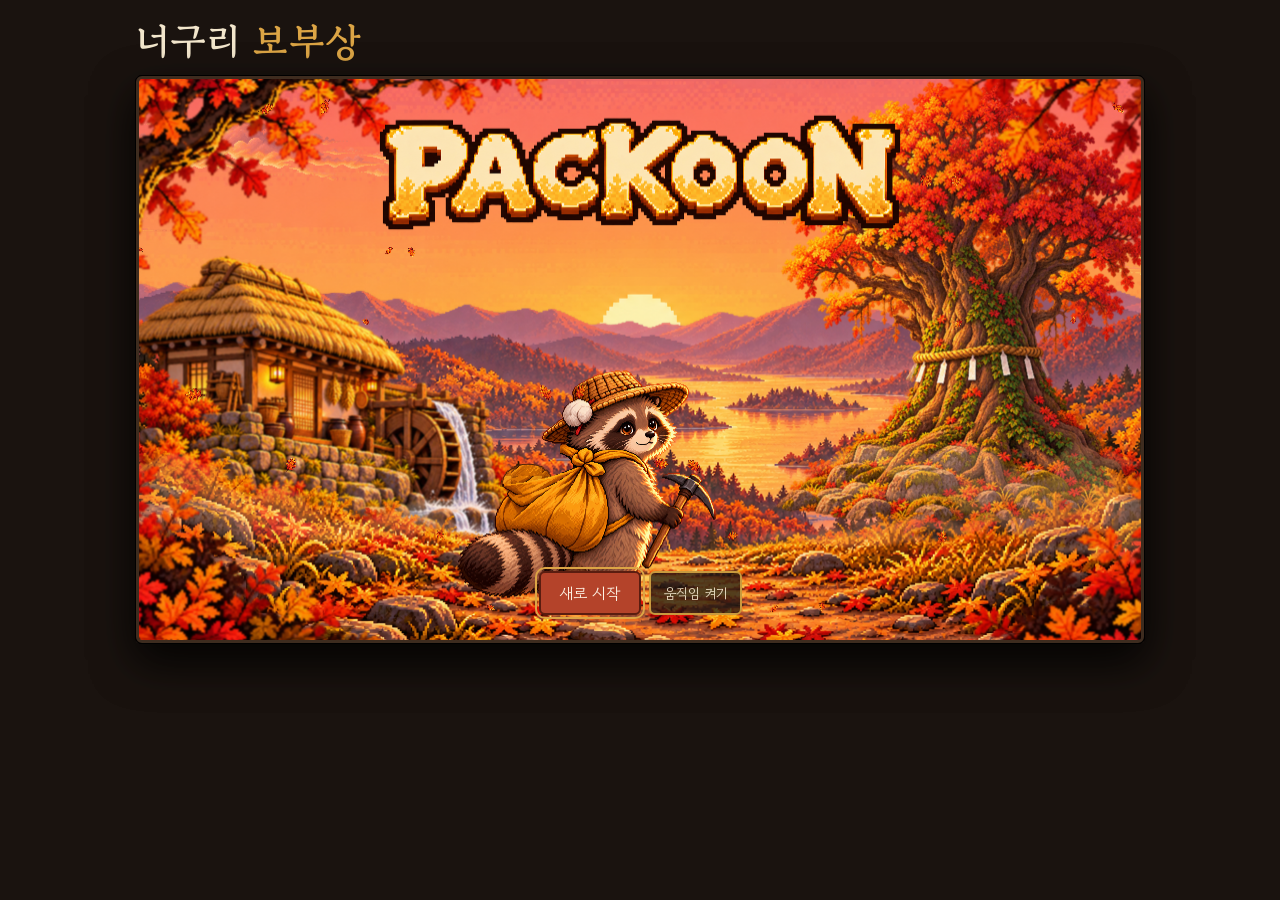
<file: index.html>
<!doctype html>
<html lang="ko">
<head>
<meta charset="utf-8">
<meta name="viewport" content="width=device-width, initial-scale=1">
<title>너구리 보부상</title>
<meta http-equiv="refresh" content="0; url=prototypes/web/">
<style>body{background:#1a130f;color:#f2e6cc;font-family:"Malgun Gothic",sans-serif;display:grid;place-items:center;min-height:100vh;margin:0;padding:0 16px}a{color:#dca545}</style>
</head>
<body>
<p>단풍골 체험판으로 이동합니다. 넘어가지 않으면 <a href="prototypes/web/">여기를 누르세요</a>.</p>
</body>
</html>
</file>
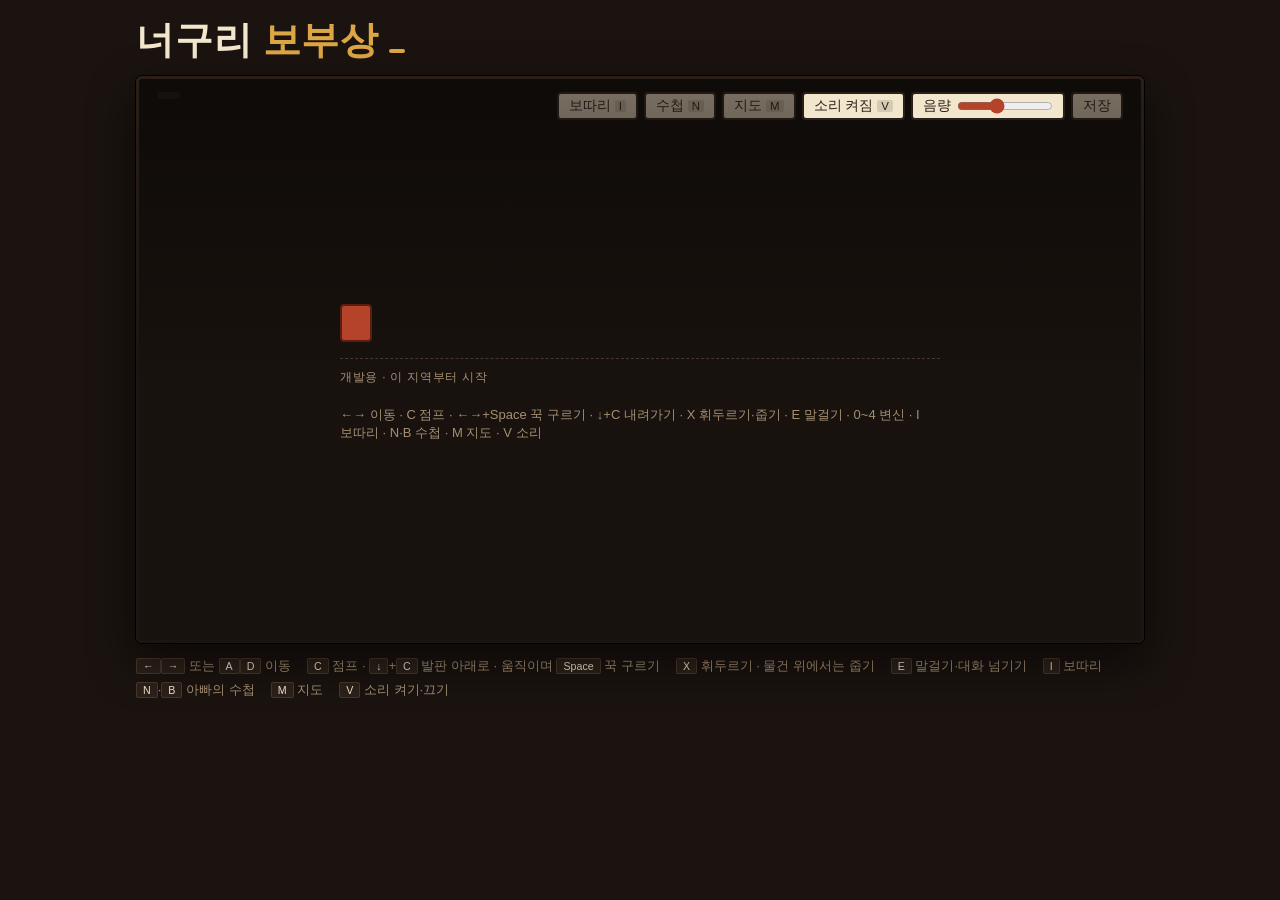
<file: prototypes/galchamgol-web/index.html>
<!doctype html>
<html lang="ko">
<head>
<meta charset="utf-8">
<meta name="viewport" content="width=device-width, initial-scale=1">
<title>너구리 보부상</title>
<meta http-equiv="refresh" content="0; url=../web/">
<style>body{background:#1a130f;color:#f2e6cc;font-family:"Malgun Gothic",sans-serif;display:grid;place-items:center;min-height:100vh;margin:0;padding:0 16px}a{color:#dca545}</style>
</head>
<body>
<!-- 옛 주소. 체험판은 prototypes/web/ 으로 옮겼다. 이미 공유된 링크가 끊기지 않게 남겨 둔다 -->
<p>체험판 주소가 바뀌었습니다. 넘어가지 않으면 <a href="../web/">여기를 누르세요</a>.</p>
</body>
</html>
</file>
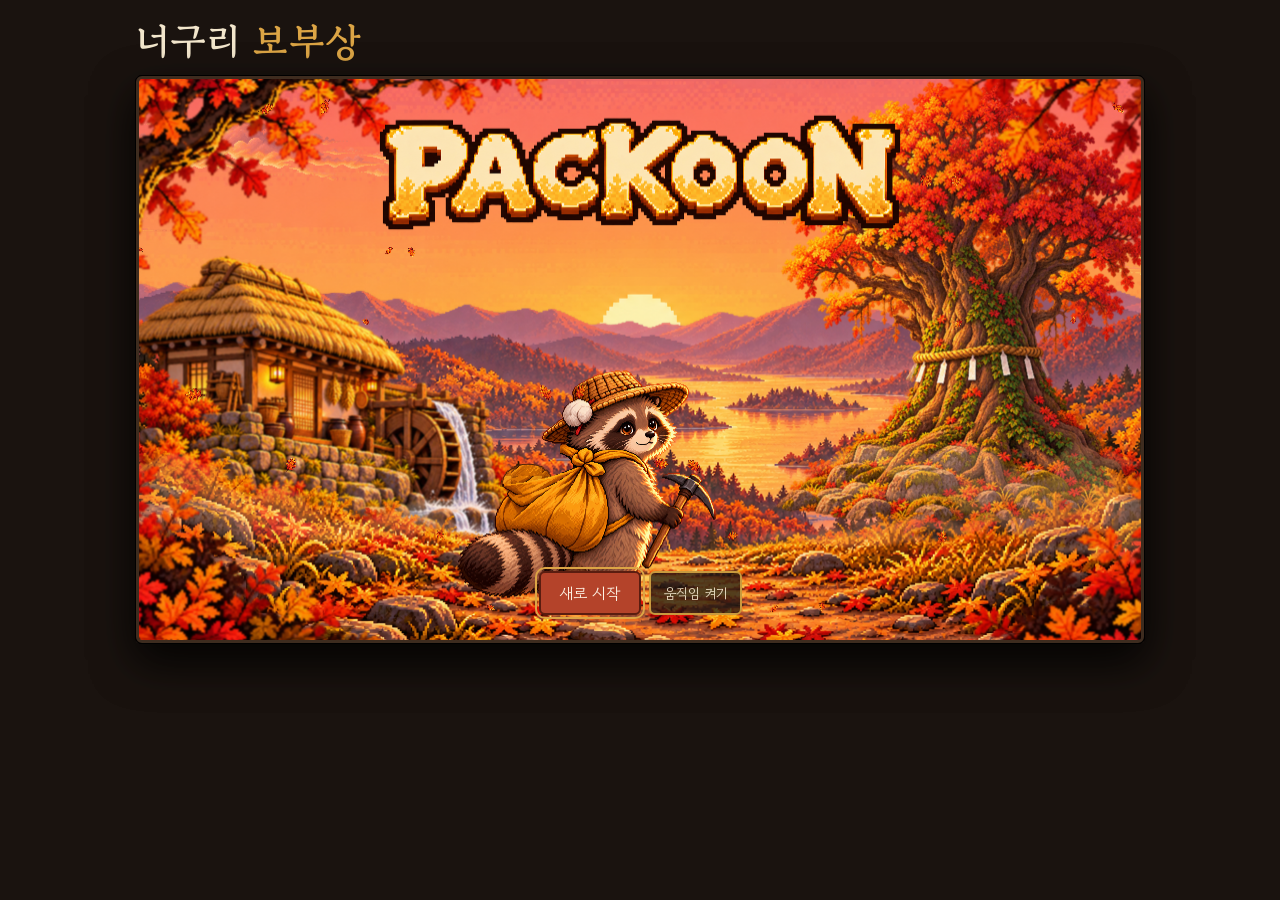
<file: prototypes/web/index.html>
<!doctype html>
<html lang="ko">
<head>
<meta charset="utf-8">
<meta name="viewport" content="width=device-width, initial-scale=1, viewport-fit=cover">
<style>[hidden]{display:none!important}</style>
<title>너구리 보부상</title>
<meta name="claude:viewport-fit-sides" content="cover">
<link rel="preconnect" href="https://fonts.googleapis.com">
<link rel="preconnect" href="https://fonts.gstatic.com" crossorigin>
<link rel="stylesheet" href="https://fonts.googleapis.com/css2?family=Gowun+Batang:wght@400;700&family=Gowun+Dodum&display=swap">
<link rel="stylesheet" href="css/style.css?v=20261114c">
</head>
<body>

<div class="app">
  <header class="top">
    <div class="brand"><h1>너구리 <span>보부상</span></h1><span class="tag" id="regionTag"></span></div>
    <p id="regionSub"></p>
  </header>

  <div class="shell" id="shell">
    <div class="stage" id="stage">
      <canvas id="cv" width="400" height="225" aria-label="게임 화면"></canvas>
      <div class="hud">
        <div class="hud-left">
          <div class="status"><div class="hearts" id="hearts"></div><div class="food-buff" id="foodBuff" hidden></div><div class="form-now" id="formLabel" title="지금 모습 (0~4로 바꾸기)" hidden></div></div>
          <div class="goal" id="goal" hidden></div>
        </div>
        <div class="hud-btns">
          <button class="chipbtn" id="btnBag" type="button">보따리 <kbd>I</kbd></button>
          <button class="chipbtn" id="btnNote" type="button">수첩 <kbd>N</kbd></button>
          <button class="chipbtn" id="btnMap" type="button">지도 <kbd>M</kbd></button>
          <button class="chipbtn" id="btnSound" type="button" aria-pressed="true">소리 켜짐 <kbd>V</kbd></button>
          <label class="chipbtn vol-chip" id="btnVolume" title="음량: 왼쪽 끝은 소리 없음, 오른쪽 끝은 가장 크게">음량 <input id="volumeAll" type="range" min="0" max="1" step="0.05" aria-label="전체 음량"></label>
          <button class="chipbtn" id="btnSaveHud" type="button">저장</button>
        </div>
      </div>
      <div class="bossbar" id="bossbar" hidden><span id="bossName"></span><div class="track"><div class="fill" id="bossfill"></div></div></div>
      <div class="prompt" id="prompt" hidden></div>
      <div class="toast" id="toast" hidden></div>
      <div class="map-caption" id="mapCaption" role="status" hidden>덩치 큰 까치 둘이 보자기 매듭을 움켜쥐었다.</div>
      <div class="battle" id="battle" hidden>
        <canvas id="bcv" aria-label="전투 화면"></canvas>
        <div class="b-top">
          <div class="b-enemy"><div class="b-name" id="bName"></div><div class="b-parts" id="bParts"></div></div>
          <div class="b-me">
            <div class="b-life"><div class="hearts" id="bHearts"></div><div class="food-buff" id="bBuff" hidden></div></div>
            <div class="b-calm"><span id="bCalmLabel">진정</span><div class="track"><div class="fill" id="bCalm"></div></div></div>
            <div class="b-btns"><button class="bbtn" id="bHit" type="button">치기 <kbd>J</kbd></button><button class="bbtn" id="bGift" type="button">선물 <kbd>K</kbd></button><button class="bbtn" id="bNames" type="button" hidden>이름 <kbd>L</kbd></button><button class="bbtn" id="bFlee" type="button">물러나기</button></div>
          </div>
        </div>
        <div class="b-gift" id="bGiftMenu" hidden>
          <div class="b-gift-head"><span>무엇을 건넬까?</span><button class="x" id="bGiftClose" type="button" aria-label="닫기">×</button></div>
          <span class="small" id="bGiftHint">좋아하는 걸 주면 마음이 누그러진다. 건넨 물건은 돌아오지 않는다.</span>
          <div class="b-gift-grid" id="bGiftGrid"></div>
        </div>
        <div class="b-result" id="bResult" hidden>
          <div class="b-card"><div class="kicker" id="bResKick"></div><h2 id="bResTitle"></h2><p id="bResText"></p><div class="b-loot" id="bLoot"></div><button class="btn primary" id="bResOk" type="button">계속</button></div>
        </div>
      </div>
      <div class="ink" id="ink" hidden><span id="inkText">전투</span></div>
    </div>

    <div class="pad" id="pad" aria-label="터치 조작">
      <div class="pad-top">
        <div class="goal-m" id="goalM"><b>지금 할 일</b><span></span></div>
        <button class="chipbtn" data-k="bag" type="button">보따리</button>
        <button class="chipbtn" data-k="note" type="button">수첩</button>
        <button class="chipbtn" data-k="map" id="padMap" type="button">지도</button>
      </div>
      <!-- 결정 D-382: 세로 화면 전투에서는 변신 단추와 물러나기를 무대 밖 빈자리(여기)로 옮겨 전투를 가리지 않는다 -->
      <div class="pad-battle" id="padBattleTop"></div>
      <div class="pad-main">
        <!-- 결정 D-380: 방향은 십자 하나. 단추를 떼지 않고 밀어서 방향을 바꾼다 (input.js) -->
        <div class="dpad" id="dpad" role="group" aria-label="방향"><button class="pbtn" data-k="up" type="button" aria-label="위">▲</button><button class="pbtn" data-k="left" type="button" aria-label="왼쪽">◀</button><button class="pbtn" data-k="right" type="button" aria-label="오른쪽">▶</button><button class="pbtn" data-k="down" type="button" aria-label="아래">▼</button></div>
        <div class="acts">
          <div class="acts-top">
            <button class="pbtn leaf" id="padLeaf" type="button" aria-label="잎사귀 · 변신 고르기" hidden>잎사귀</button>
            <button class="pbtn talk" data-k="talk" id="padTalk" type="button">말걸기</button>
          </div>
          <div class="acts-core">
            <!-- 결정 D-381: 휴대폰 구르기 단추. 결정 D-383: 전투에서는 그 자리에 도구 바꾸기 단추 -->
            <button class="pbtn roll" data-k="roll" id="padRoll" type="button">구르기</button>
            <button class="pbtn tool" data-k="tool" id="padTool" type="button" hidden>도구</button>
            <button class="pbtn jump" data-k="jump" id="padJump" type="button">점프</button>
            <button class="pbtn atk" data-k="atk" id="padAtk" type="button">휘두르기</button>
          </div>
        </div>
      </div>
    </div>

    <div class="dialog" id="dlg" hidden>
      <div class="face" id="dlgFace"></div>
      <div class="dbody">
        <div class="who" id="dlgWho"></div>
        <div class="text" id="dlgText"></div>
        <div class="choices" id="dlgChoices"></div>
        <div class="next" id="dlgNext">눌러서 계속 · <kbd>E</kbd></div>
        <div class="dlg-actions" id="dlgActions"></div>
      </div>
    </div>

    <div class="panel map-panel" id="map" role="dialog" aria-modal="true" aria-labelledby="mapTitle" aria-describedby="mapHint" hidden>
      <div class="panel-head"><h2 id="mapTitle">길 지도</h2><button class="x" id="mapClose" type="button" aria-label="닫기">×</button></div>
      <div class="map-hint" id="mapHint">가 본 곳으로만 갈 수 있어요 <span><kbd>↑↓←→</kbd> <kbd>Enter</kbd> <kbd>Esc · M</kbd></span></div>
      <div class="map-body" id="mapBody"></div>
      <div class="map-seen-detail" id="mapSeenDetail" hidden></div>
      <div class="map-foot"><span id="mapDestination"></span><button class="btn primary" id="mapTravel" type="button">까치 부르기</button><button class="btn" id="mapNext" type="button" hidden></button></div>
    </div>

    <div class="panel" id="bag" hidden>
      <div class="grip"></div>
      <div class="panel-head"><h2>보따리</h2><button class="x" id="bagClose" type="button" aria-label="닫기">×</button></div>
      <div class="panel-body" id="bagBody"></div>
    </div>

    <div class="panel trade-panel" id="trade" role="dialog" aria-modal="true" aria-labelledby="tradeTitle" hidden>
      <div class="grip"></div>
      <div class="panel-head"><h2 id="tradeTitle">보따리 펼치기</h2><button class="x" id="tradeClose" type="button" aria-label="닫기">×</button></div>
      <div class="panel-body" id="tradeBody"></div>
    </div>

    <div class="panel" id="notebook" hidden>
      <div class="grip"></div>
      <div class="panel-head"><h2>아빠의 수첩</h2><button class="x" id="noteClose" type="button" aria-label="닫기">×</button></div>
      <p class="note-tally" id="noteTally"></p>
      <div class="tabs" role="tablist" aria-label="수첩 장" id="noteTabs"></div>
      <div class="panel-body note-body" id="noteBody"></div>
      <div class="panel-foot"><button class="btn" id="btnSave" type="button">저장하기</button><button class="btn" id="btnNewGame" type="button">처음부터 하기</button><span class="small" id="saveInfo"></span></div>
      <details class="panel-foot"><summary>소리 설정</summary>
        <label>배경음 <input id="volumeBgm" type="range" min="0" max="1" step="0.05" aria-label="배경음 음량"></label>
        <label>효과음 <input id="volumeSfx" type="range" min="0" max="1" step="0.05" aria-label="효과음 음량"></label>
        <label class="music-recorded">배경 음악 <select id="musicRecorded" aria-label="배경 음악"><option value="new">새 곡</option><option value="off">합성</option></select></label>
        <p class="small ai-note">'새 곡'은 ACE-Step(AI)으로 만든 음악이다. 파일을 읽지 못하는 환경에서는 합성 음악이 나온다.</p>
      </details>
    </div>

    <div class="cover" id="titleScreen">
      <div class="cover-card">
        <div class="kicker" id="titleKicker"></div>
        <h2 id="titleHead"></h2>
        <div class="cover-body" id="titleBody"></div>
        <div class="row"><button class="btn primary" id="btnContinue" type="button" hidden>이어서 하기</button><button class="btn primary" id="btnStart" type="button"></button></div>
        <div class="meta" id="saveMeta" hidden></div>
        <div class="devpick"><span class="devpick-label" tabindex="0">개발용 · 이 지역부터 시작</span><div class="devpick-btns" id="devPick"></div></div>
        <div class="meta how-keys">←→ 이동 · C 점프 · ←→+Space 꾹 구르기 · ↓+C 내려가기 · X 휘두르기·줍기 · E 말걸기 · 0~4 변신 · I 보따리 · N·B 수첩<span id="mapCoverKeys"> · M 지도</span> · V 소리</div>
        <div class="meta how-touch">아래 버튼으로 움직이고, 동물 근처에서 말걸기를 누르세요. 구르기 단추를 누르는 동안 굴러갑니다. 휴대폰을 가로로 돌리면 화면이 커집니다.</div>
      </div>
    </div>

    <div class="cover" id="endScreen" hidden>
      <div class="cover-card">
        <div class="kicker" id="endKicker"></div>
        <h2 id="endHead"></h2>
        <div class="cover-body" id="endBody"></div>
        <div class="stats" id="endStats"></div>
        <div id="endExtra"></div>
        <div class="row" id="endButtons"><button class="btn" id="btnBookEnd" type="button">아빠의 수첩 보기</button><button class="btn" id="btnMapEnd" type="button">지도 <kbd>M</kbd></button><button class="btn primary" id="btnNext" type="button" hidden></button><button class="btn" id="btnRestart" type="button">처음부터</button></div>
      </div>
    </div>
    <div class="title-scene" id="titleScene" hidden>
      <div class="title-view" id="titleView"><canvas id="titleCanvas" width="1280" height="720" aria-label="가을 숲의 너구리 보부상 타이틀 화면. 정지 상태로 시작하며 움직임 켜기 버튼을 누르면 애니메이션과 마우스 시차가 작동합니다."></canvas><div class="title-loading" id="titleLoading" hidden></div></div>
      <div class="title-menu">
        <div class="ts-row"><button class="ts-btn primary" id="tsContinue" type="button" hidden>이어서 하기</button><button class="ts-btn primary" id="tsNew" type="button">새로 시작</button><button class="ts-btn ghost" id="tsMotion" type="button" aria-pressed="false">움직임 켜기</button></div>
        <div class="ts-meta" id="tsSaveMeta" hidden></div>
        <div class="ts-meta" id="tsMotionNote" hidden>이 기기는 '동작 줄이기'가 켜져 있습니다. 움직임은 꺼 둔 채로 보시길 권합니다.</div>
      </div>
    </div>
  </div>

  <div class="keys">
    <span><kbd>←</kbd><kbd>→</kbd> 또는 <kbd>A</kbd><kbd>D</kbd> 이동</span>
    <span><kbd>C</kbd> 점프 · <kbd>↓</kbd>+<kbd>C</kbd> 발판 아래로 · 움직이며 <kbd>Space</kbd> 꾹 구르기</span>
    <span><kbd>X</kbd> 휘두르기 · 물건 위에서는 줍기</span>
    <span><kbd>E</kbd> 말걸기·대화 넘기기</span>
    <span id="keyForms" hidden></span>
    <span><kbd>I</kbd> 보따리</span>
    <span><kbd>N</kbd>·<kbd>B</kbd> 아빠의 수첩</span>
    <span id="mapKeyHint"><kbd>M</kbd> 지도</span>
    <span><kbd>V</kbd> 소리 켜기·끄기</span>
  </div>
</div>

<!-- 새 버전을 올릴 때마다 아래 ?v=20261114c 값을 모두 같은 새 값으로 바꾼다 (브라우저가 옛 파일을 쓰지 않게). README 참고 -->
<!-- 빌드 없이 차례대로 읽는다. 순서: 공통 엔진 → 공통 데이터 → 지역 → 시작(game.js) -->
<script src="js/engine/core.js?v=20261114c"></script>
<script src="js/engine/input.js?v=20261114c"></script>
<script src="js/data/music-data.js?v=20261114c"></script>
<script src="js/data/new-music.js?v=20261114c"></script>
<script src="js/engine/sound.js?v=20261114c"></script>
<script src="js/engine/music.js?v=20261114c"></script>
<script src="js/engine/vfx.js?v=20261114c"></script>
<script src="js/engine/dialog.js?v=20261114c"></script>
<script src="js/engine/arcs.js?v=20261114c"></script>
<script src="js/engine/gather.js?v=20261114c"></script>
<script src="js/engine/icons.js?v=20261114c"></script>
<script src="js/engine/field.js?v=20261114c"></script>
<script src="js/engine/map.js?v=20261114c"></script>
<script src="js/engine/hud.js?v=20261114c"></script>
<script src="js/engine/forms.js?v=20261114c"></script>
<script src="js/engine/disguise.js?v=20261114c"></script>
<script src="js/engine/roll.js?v=20261114c"></script>
<script src="js/engine/bag.js?v=20261114c"></script>
<script src="js/engine/food.js?v=20261114c"></script>
<script src="js/engine/craft.js?v=20261114c"></script>
<script src="js/engine/bond.js?v=20261114c"></script>
<script src="js/engine/wild.js?v=20261114c"></script>
<script src="js/engine/trade.js?v=20261114c"></script>
<script src="js/engine/book.js?v=20261114c"></script>
<script src="js/engine/notebook.js?v=20261114c"></script>
<script src="js/engine/cine.js?v=20261114c"></script>
<script src="js/engine/battle-ink.js?v=20261114c"></script>
<script src="js/engine/battle.js?v=20261114c"></script>
<script src="js/engine/battle-names.js?v=20261114c"></script>
<script src="js/engine/battle-attacks.js?v=20261114c"></script>
<!-- 표(design/data/*.csv)에서 만든 데이터. 직접 고치지 말고 tools/build-data.js 로 다시 만든다 -->
<script src="js/data/tables.js?v=20261114c"></script>
<script src="js/data/common.js?v=20261114c"></script>
<!-- 지역 1: 단풍골. 지역을 더할 때는 그 지역 폴더의 파일을 이 아래에 같은 모양으로 덧붙인다 -->
<script src="js/regions/galchamgol/region.js?v=20261114c"></script>
<script src="js/regions/galchamgol/art.js?v=20261114c"></script>
<script src="js/regions/galchamgol/field.js?v=20261114c"></script>
<script src="js/regions/galchamgol/enemies.js?v=20261114c"></script>
<script src="js/regions/galchamgol/story.js?v=20261114c"></script>
<script src="js/regions/galchamgol/strangers.js?v=20261114c"></script>
<!-- 지역 2: 돌너머 마을 -->
<script src="js/regions/dolneomeo/region.js?v=20261114c"></script>
<script src="js/regions/dolneomeo/art.js?v=20261114c"></script>
<script src="js/regions/dolneomeo/field.js?v=20261114c"></script>
<script src="js/regions/dolneomeo/enemies.js?v=20261114c"></script>
<script src="js/regions/dolneomeo/story.js?v=20261114c"></script>
<script src="js/regions/dolneomeo/strangers.js?v=20261114c"></script>
<!-- 지역 3: 큰 장터 -->
<script src="js/regions/jangteo/region.js?v=20261114c"></script>
<script src="js/regions/jangteo/art.js?v=20261114c"></script>
<script src="js/regions/jangteo/field.js?v=20261114c"></script>
<script src="js/regions/jangteo/enemies.js?v=20261114c"></script>
<script src="js/regions/jangteo/story.js?v=20261114c"></script>
<script src="js/regions/jangteo/strangers.js?v=20261114c"></script>
<!-- 지역 4: 북쪽 영산 (마지막) -->
<script src="js/regions/yeongsan/region.js?v=20261114c"></script>
<script src="js/regions/yeongsan/art.js?v=20261114c"></script>
<script src="js/regions/yeongsan/pics.js?v=20261114c"></script>
<script src="js/regions/yeongsan/cinematic.js?v=20261114c"></script>
<script src="js/regions/yeongsan/field.js?v=20261114c"></script>
<script src="js/regions/yeongsan/enemies.js?v=20261114c"></script>
<script src="js/regions/yeongsan/story.js?v=20261114c"></script>
<script src="js/regions/yeongsan/strangers.js?v=20261114c"></script>
<script src="js/engine/save.js?v=20261114c"></script>
<script src="js/engine/rest.js?v=20261114c"></script>
<script src="js/engine/dev.js?v=20261114c"></script>
<!-- 첫 화면 (packoon-layer-studio 타이틀 장면) -->
<script src="js/title/scene-data.js?v=20261114c"></script>
<script src="js/title/title-scene.js?v=20261114c"></script>
<script src="js/title/title-screen.js?v=20261114c"></script>
<script src="js/engine/game.js?v=20261114c"></script>
</body>
</html>
</file>
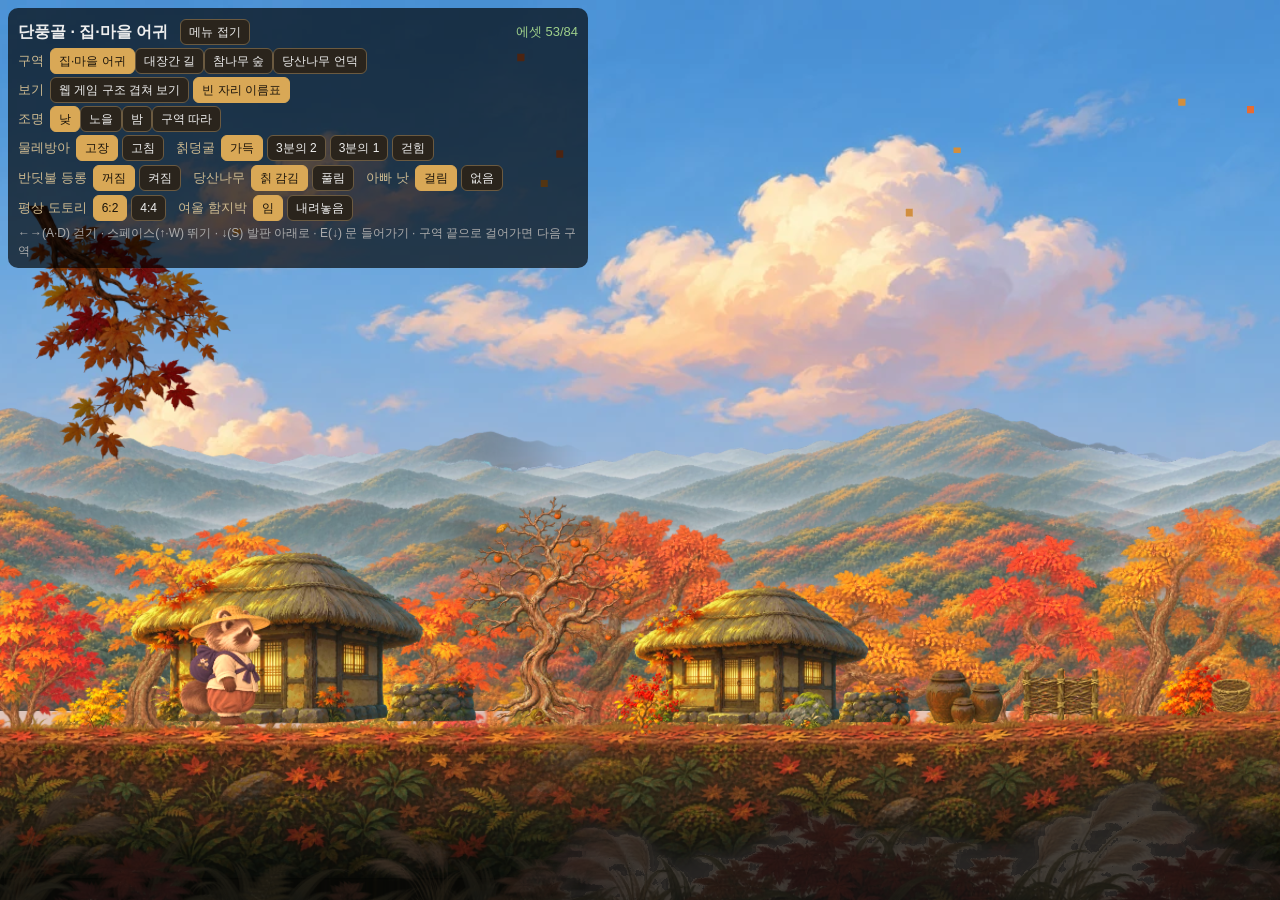
<file: prototypes/web/art/index.html>
<!doctype html>
<html lang="ko">
<head>
<meta charset="utf-8">
<meta name="viewport" content="width=device-width, initial-scale=1, maximum-scale=1, user-scalable=no">
<title>단풍골 맵 확인 · 새 아트</title>
<style>
  html,body{margin:0;height:100%;background:#0d0f12;color:#eee;font-family:"Malgun Gothic","Apple SD Gothic Neo",sans-serif;overflow:hidden;touch-action:none;user-select:none;-webkit-user-select:none}
  #stage{position:fixed;inset:0}
  #gl,#ov{position:absolute;inset:0;width:100%;height:100%;display:block}
  #ov{pointer-events:none}
  #hud{position:fixed;top:8px;left:8px;max-width:min(560px,calc(100vw - 16px));background:#000a;border-radius:10px;padding:8px 10px;font-size:13px;line-height:1.5}
  #hud.closed .body{display:none}
  #hud .row{margin:3px 0;display:flex;flex-wrap:wrap;gap:4px;align-items:center}
  #hud .lab{color:#cdb98f;margin-right:2px}
  #zoneName{font-size:16px;font-weight:bold;margin-right:8px}
  button{font:inherit;font-size:12px;padding:3px 8px;border-radius:6px;border:1px solid #6b5a40;background:#2a241c;color:#eee;cursor:pointer}
  button.on{background:#d9a856;color:#1b140b;border-color:#d9a856}
  #count{color:#9fd08a;margin-left:auto}
  #help{color:#aaa;font-size:12px}
  #toast{position:fixed;left:50%;top:18%;transform:translateX(-50%);background:#000c;padding:8px 14px;border-radius:8px;font-size:15px;opacity:0;transition:opacity .25s;pointer-events:none;text-align:center}
  #toast.show{opacity:1}
  #touch{position:fixed;inset:auto 0 0 0;height:0;display:none}
  #touch.show{display:block}
  #touch button{position:fixed;bottom:18px;width:64px;height:64px;border-radius:50%;font-size:15px;background:#0008;border:2px solid #d9a85688;color:#fff}
  #tL{left:18px}#tR{left:94px}#tU{right:94px}#tJ{right:18px}
  #nogl{position:fixed;inset:0;display:none;align-items:center;justify-content:center;font-size:16px;padding:20px;text-align:center}
</style>
</head>
<body>
<div id="stage"><canvas id="gl"></canvas><canvas id="ov"></canvas></div>
<div id="hud">
  <div class="row"><span id="zoneName">단풍골</span><button id="fold">메뉴 접기</button><span id="count">에셋 0/79</span></div>
  <div class="body">
    <div class="row"><span class="lab">구역</span><span id="zones"></span></div>
    <div class="row"><span class="lab">보기</span>
      <button id="tOverlay">웹 게임 구조 겹쳐 보기</button><button id="tLabels" class="on">빈 자리 이름표</button></div>
    <div class="row"><span class="lab">조명</span><span id="presets"></span></div>
    <div class="row" id="states"></div>
    <div id="help">←→(A·D) 걷기 · 스페이스(↑·W) 뛰기 · ↓(S) 발판 아래로 · E(↓) 문 들어가기 · 구역 끝으로 걸어가면 다음 구역</div>
  </div>
</div>
<div id="toast"></div>
<div id="touch"><button id="tL">◀</button><button id="tR">▶</button><button id="tU">쓰기</button><button id="tJ">뛰기</button></div>
<div id="nogl">이 브라우저는 WebGL2를 지원하지 않아 맵을 그릴 수 없습니다. 최신 Chrome이나 Safari로 열어 주세요.</div>
<script src="stage1-layout.js?v=1"></script>
<script src="viewer.js?v=1"></script>
</body>
</html>
</file>
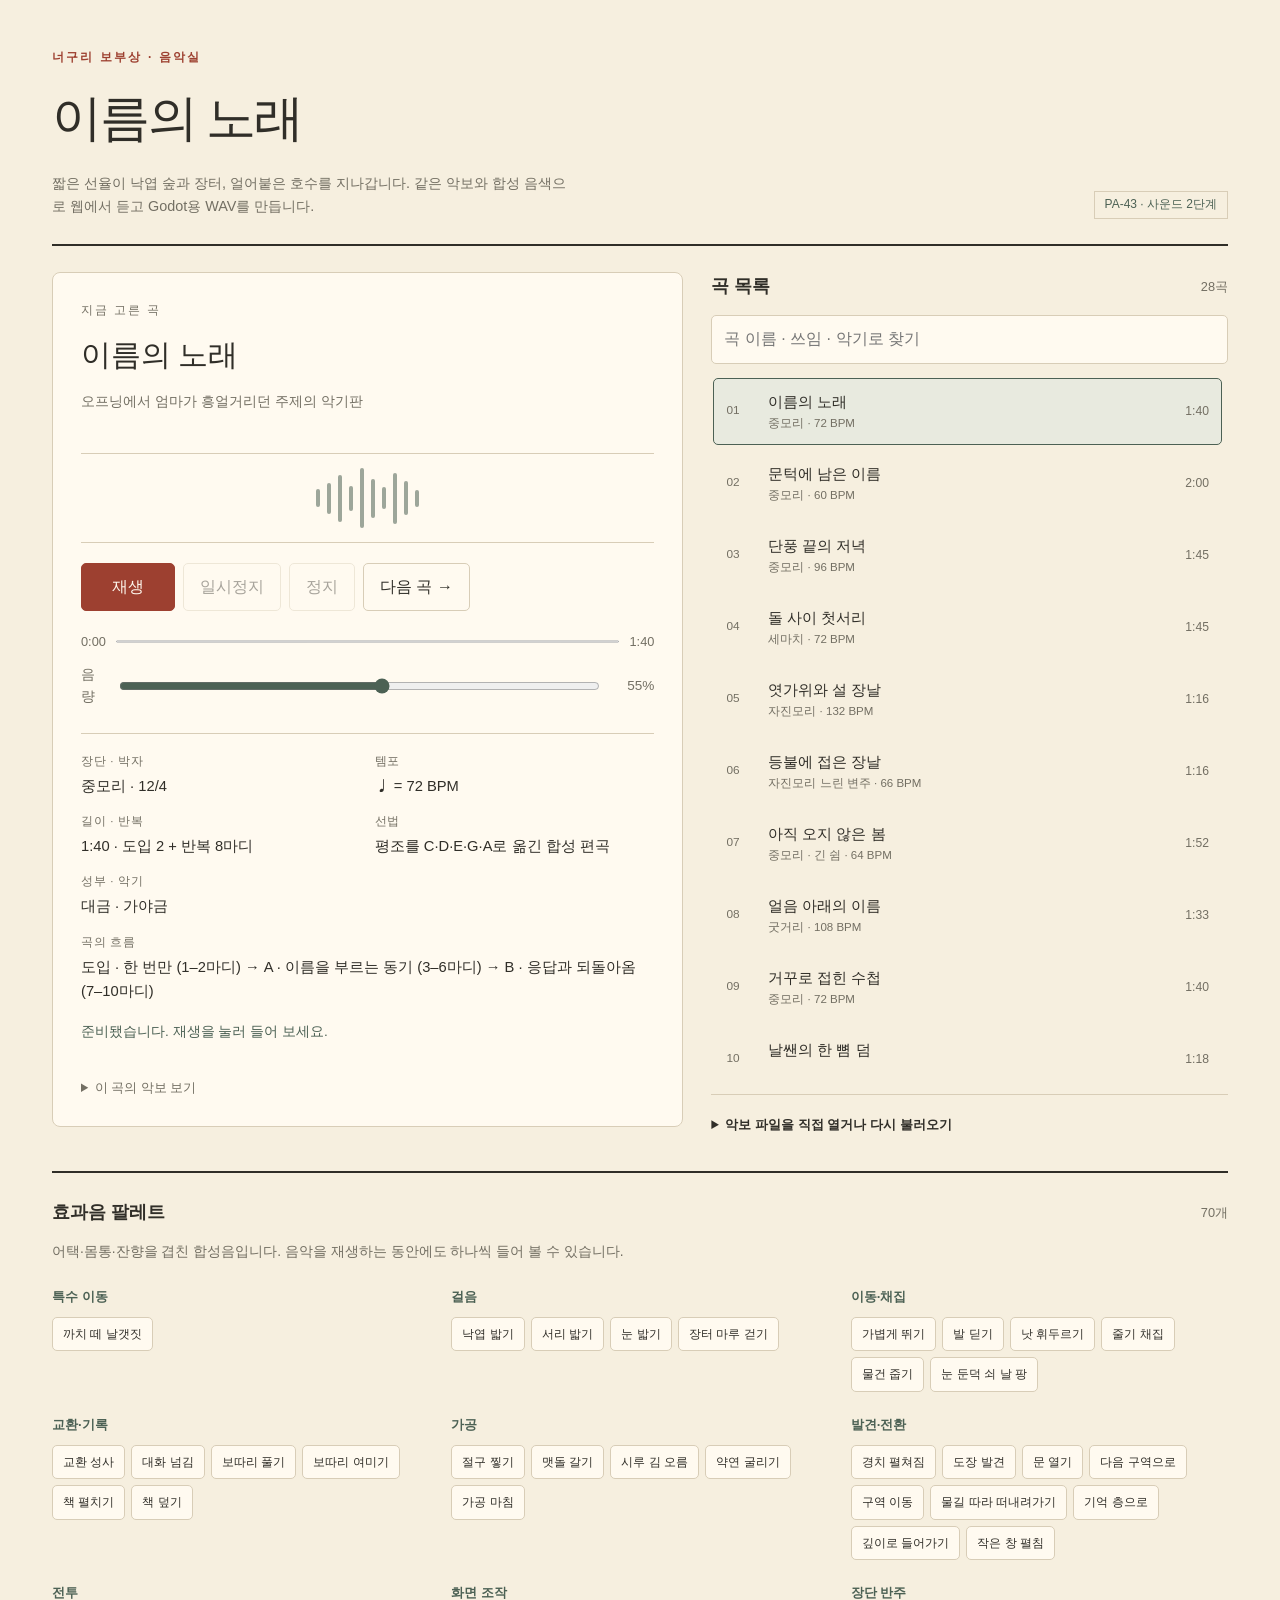
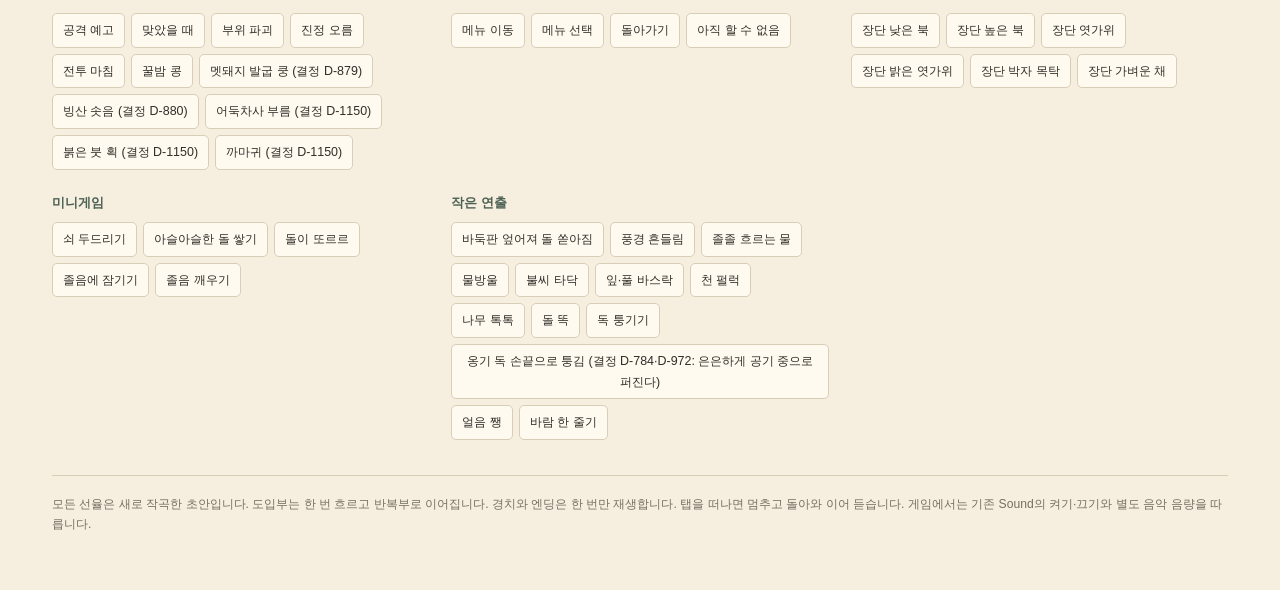
<file: prototypes/web/music.html>
<!doctype html>
<html lang="ko">
<head>
  <meta charset="utf-8">
  <meta name="viewport" content="width=device-width, initial-scale=1">
  <meta name="color-scheme" content="light">
  <link rel="icon" href="data:,">
  <title>이름의 노래 · 너구리 보부상 음악실</title>
  <style>
    :root{--paper:#f6efdf;--ink:#302e28;--muted:#736f63;--line:#d8cdb7;--red:#9d4030;--green:#4c6154;--light:#fffaf0}
    *{box-sizing:border-box}body{margin:0;background:var(--paper);color:var(--ink);font-family:"Malgun Gothic","Apple SD Gothic Neo",sans-serif;line-height:1.65}button,input,select{font:inherit}button{cursor:pointer}button:disabled{cursor:default;opacity:.42}button:focus-visible,input:focus-visible,summary:focus-visible{outline:3px solid var(--red);outline-offset:4px}button{border:1px solid var(--line);border-radius:5px;background:var(--light);color:inherit;padding:.6rem 1rem}button:hover:not(:disabled){border-color:var(--red)}a{color:var(--red)}main{max-width:1240px;margin:auto;padding:48px 32px 56px}.eyebrow{margin:0 0 10px;color:var(--red);letter-spacing:.18em;font-size:12px;font-weight:700}.masthead{display:flex;justify-content:space-between;align-items:flex-end;border-bottom:2px solid var(--ink);padding-bottom:25px;margin-bottom:26px;gap:20px}h1{font-family:Georgia,"Batang",serif;font-size:clamp(2rem,4vw,3.1rem);font-weight:500;letter-spacing:-.04em;margin:0}h2{font-size:1.1rem;margin:0 0 16px}p{margin:0 0 14px}.subtitle{color:var(--muted);font-size:.9rem;max-width:36em;margin:12px 0 0}.tag{display:inline-block;border:1px solid var(--line);padding:3px 10px;font-size:.75rem;color:var(--green);white-space:nowrap}.layout{display:grid;grid-template-columns:minmax(0,1.1fr) minmax(280px,.9fr);gap:28px}.player{position:sticky;top:24px;align-self:start;background:var(--light);border:1px solid var(--line);padding:28px;border-radius:8px}.now-kicker{font-size:12px;letter-spacing:.16em;color:var(--muted);margin-bottom:14px}.track-name{font-family:"Batang",Georgia,serif;font-size:1.85rem;font-weight:500;line-height:1.4;margin-bottom:14px}.track-use{color:var(--muted);min-height:3.4em;font-size:.9rem}.bars{display:flex;align-items:center;justify-content:center;gap:7px;height:90px;margin:10px 0 20px;border-top:1px solid var(--line);border-bottom:1px solid var(--line)}.bars i{display:block;width:4px;border-radius:2px;background:var(--green);height:var(--h);opacity:.55}.playing .bars i{animation:breathe 1.6s ease-in-out infinite alternate;animation-delay:var(--d)}@keyframes breathe{to{transform:scaleY(.35);opacity:.9}}.transport{display:flex;gap:8px;flex-wrap:wrap}.primary{background:var(--red);border-color:var(--red);color:#fff9ef;min-width:94px}.progress-row{display:flex;gap:10px;align-items:center;margin:20px 0 12px;font-size:.8rem;font-variant-numeric:tabular-nums;color:var(--muted)}progress{width:100%;height:5px;accent-color:var(--red)}.volume{display:flex;gap:12px;align-items:center;font-size:.85rem;color:var(--muted)}.volume input{width:100%;accent-color:var(--green)}.volume output{min-width:3em;text-align:right}.facts{display:grid;grid-template-columns:1fr 1fr;border-top:1px solid var(--line);margin:24px 0 0;padding-top:18px;gap:14px}.facts dt{font-size:.72rem;letter-spacing:.06em;color:var(--muted)}.facts dd{font-size:.92rem;margin:3px 0 0}.fact-wide{grid-column:1/-1}.status{font-size:.85rem;color:var(--green);margin:18px 0 0;min-height:2.8em}.status.error{color:var(--red)}.library-head{display:flex;align-items:center;justify-content:space-between;gap:14px;margin:0 0 14px}.library-head h2{margin:0}.count{color:var(--muted);font-size:.8rem}.search{width:100%;border:1px solid var(--line);border-radius:5px;padding:10px 12px;background:var(--light);margin-bottom:12px;color:var(--ink)}.track-list{display:grid;gap:5px;max-height:690px;overflow:auto;padding:2px 6px 2px 2px}.track-option{display:grid;grid-template-columns:2em 1fr auto;gap:10px;width:100%;text-align:left;align-items:center;padding:11px 12px;background:transparent;border-color:transparent}.track-option[aria-pressed=true]{border-color:var(--green);background:#e8eadf}.track-index{font-size:.74rem;color:var(--muted);font-variant-numeric:tabular-nums}.track-option strong{display:block;font-weight:500;font-size:.91rem}.track-option small{display:block;font-size:.72rem;color:var(--muted)}.track-duration{color:var(--muted);font-size:.76rem;font-variant-numeric:tabular-nums}.loading{padding:28px 0;color:var(--muted);font-size:.9rem}.sources{margin-top:28px;border-top:1px solid var(--line);padding-top:19px;color:var(--muted);font-size:.83rem}.sources summary{cursor:pointer;color:var(--ink);font-weight:600}.sources p{margin:12px 0}.file-controls{display:flex;gap:10px;flex-wrap:wrap}.file-label{display:inline-block;position:relative;border:1px solid var(--line);background:var(--light);border-radius:5px;padding:7px 11px;cursor:pointer;color:var(--ink)}.file-label input{position:absolute;opacity:0;width:1px;height:1px}.file-label:focus-within{outline:3px solid var(--red);outline-offset:3px}code{font-family:Consolas,monospace;font-size:.86em;overflow-wrap:anywhere}.sfx-section{margin-top:36px;padding-top:25px;border-top:2px solid var(--ink)}.sfx-intro{color:var(--muted);font-size:.86rem}.sfx-groups{display:grid;grid-template-columns:repeat(3,minmax(0,1fr));gap:22px;margin-top:22px}.sfx-group h3{font-size:.82rem;color:var(--green);margin:0 0 9px}.sfx-buttons{display:flex;flex-wrap:wrap;gap:6px}.sfx-buttons button{font-size:.78rem;padding:6px 10px}.footer{border-top:1px solid var(--line);padding-top:18px;margin:35px 0 0;color:var(--muted);font-size:.76rem}.empty{color:var(--muted);font-size:.9rem;padding:20px 5px}details.technical{margin-top:18px;font-size:.8rem;color:var(--muted)}details.technical summary{cursor:pointer}pre{white-space:pre-wrap;max-height:260px;overflow:auto;background:#efe8d8;padding:12px;font-size:.75rem}.sr-only{position:absolute;width:1px;height:1px;padding:0;margin:-1px;overflow:hidden;clip:rect(0,0,0,0);white-space:nowrap;border:0}@media(max-width:760px){main{padding:28px 18px 40px}.masthead{align-items:flex-start}.layout{grid-template-columns:1fr}.player{position:static;padding:22px}.track-list{max-height:480px}.sfx-groups{grid-template-columns:1fr 1fr}.tag{display:none}}@media(prefers-reduced-motion:reduce){.playing .bars i{animation:none}}
  </style>
</head>
<body>
<main>
  <header class="masthead">
    <div><p class="eyebrow">너구리 보부상 · 음악실</p><h1>이름의 노래</h1><p class="subtitle">짧은 선율이 낙엽 숲과 장터, 얼어붙은 호수를 지나갑니다. 같은 악보와 합성 음색으로 웹에서 듣고 Godot용 WAV를 만듭니다.</p></div>
    <span class="tag">PA-43 · 사운드 2단계</span>
  </header>
  <div class="layout">
    <section class="player" id="playerPanel" aria-label="음악 재생기">
      <p class="now-kicker">지금 고른 곡</p>
      <h2 class="track-name" id="trackName">악보를 불러오는 중</h2>
      <p class="track-use" id="trackUse">재생 버튼을 눌러야 소리가 납니다.</p>
      <div class="bars" aria-hidden="true"><i style="--h:18px;--d:.1s"></i><i style="--h:31px;--d:.3s"></i><i style="--h:47px;--d:.2s"></i><i style="--h:25px;--d:.5s"></i><i style="--h:60px;--d:.4s"></i><i style="--h:39px;--d:.6s"></i><i style="--h:22px;--d:.2s"></i><i style="--h:51px;--d:.7s"></i><i style="--h:34px;--d:.4s"></i><i style="--h:17px;--d:.5s"></i></div>
      <div class="transport">
        <button class="primary" id="playButton" disabled>재생</button>
        <button id="pauseButton" disabled>일시정지</button>
        <button id="stopButton" disabled>정지</button>
        <button id="nextButton" disabled>다음 곡 →</button>
      </div>
      <div class="progress-row"><span id="elapsed">0:00</span><progress id="progress" max="1" value="0" aria-label="재생 진행"></progress><span id="total">0:00</span></div>
      <label class="volume">음량<input id="volume" type="range" min="0" max="100" value="55"><output id="volumeValue" for="volume">55%</output></label>
      <dl class="facts">
        <div><dt>장단 · 박자</dt><dd id="meter">—</dd></div><div><dt>템포</dt><dd id="tempo">—</dd></div>
        <div><dt>길이 · 반복</dt><dd id="duration">—</dd></div><div><dt>선법</dt><dd id="mode">—</dd></div>
        <div class="fact-wide"><dt>성부 · 악기</dt><dd id="voices">—</dd></div><div class="fact-wide"><dt>곡의 흐름</dt><dd id="form">—</dd></div>
      </dl>
      <p id="status" class="status" role="status" aria-live="polite">악보와 음색을 읽고 있습니다.</p>
      <details class="technical"><summary>이 곡의 악보 보기</summary><pre id="scoreDetails">아직 고른 곡이 없습니다.</pre></details>
    </section>
    <section aria-label="곡 목록">
      <div class="library-head"><h2>곡 목록</h2><span class="count" id="trackCount">—</span></div>
      <label for="search" class="sr-only">곡 이름·쓰임·악기로 찾기</label><input class="search" id="search" type="search" placeholder="곡 이름 · 쓰임 · 악기로 찾기" autocomplete="off">
      <div class="track-list" id="trackList"><p class="loading">악보를 읽고 있습니다.</p></div>
      <details class="sources" id="sourceHelp"><summary>악보 파일을 직접 열거나 다시 불러오기</summary><p>이 페이지를 더블클릭해 열었다면 <code>design/data/music</code> 폴더를 고르세요. 서버에서 열었을 때는 같은 폴더의 JSON을 자동으로 읽습니다.</p><div class="file-controls"><label class="file-label">악보 폴더 고르기<input id="folderInput" type="file" webkitdirectory multiple aria-label="design/data/music 폴더 고르기"></label><label class="file-label">JSON 3개 고르기<input id="filesInput" type="file" multiple accept=".json,application/json" aria-label="music.json, instruments.json, sfx.json 고르기"></label><button id="reloadButton" type="button">다시 읽기</button></div><p><code>music.json</code> · <code>instruments.json</code> · <code>sfx.json</code>을 함께 읽습니다. 파일은 이 브라우저에서만 사용하며 전송하지 않습니다.</p></details>
    </section>
  </div>
  <section class="sfx-section" aria-labelledby="sfxHeading"><div class="library-head"><h2 id="sfxHeading">효과음 팔레트</h2><span class="count" id="sfxCount">—</span></div><p class="sfx-intro">어택·몸통·잔향을 겹친 합성음입니다. 음악을 재생하는 동안에도 하나씩 들어 볼 수 있습니다.</p><div id="sfxGroups" class="sfx-groups"><p class="loading">악보 폴더를 읽으면 효과음이 표시됩니다.</p></div></section>
  <footer class="footer">모든 선율은 새로 작곡한 초안입니다. 도입부는 한 번 흐르고 반복부로 이어집니다. 경치와 엔딩은 한 번만 재생합니다. 탭을 떠나면 멈추고 돌아와 이어 듣습니다. 게임에서는 기존 Sound의 켜기·끄기와 별도 음악 음량을 따릅니다.</footer>
</main>
<script src="js/data/music-data.js"></script>
<script src="js/engine/music.js"></script>
<script>
'use strict';
(() => {
  const $ = id => document.getElementById(id);
  const ui = Object.fromEntries(['playerPanel','trackName','trackUse','playButton','pauseButton','stopButton','nextButton','elapsed','progress','total','volume','volumeValue','meter','tempo','duration','mode','voices','form','status','scoreDetails','trackCount','search','trackList','sourceHelp','folderInput','filesInput','reloadButton','sfxCount','sfxGroups'].map(id => [id,$(id)]));
  let data = null, player = null, selected = 0, loadTicket = 0, actionTicket = 0;
  window.previewReady = false;
  window.previewDiagnostics = {ready:false,tracks:0,effects:0,error:null};
  const fmt = seconds => { const n = Math.max(0,Math.floor(Number(seconds)||0)); return Math.floor(n/60)+':'+String(n%60).padStart(2,'0'); };
  const trackSeconds = t => t.measures*t.meter[0]*4/t.meter[1]*60/t.tempo;
  function status(message,error=false){ui.status.textContent=message;ui.status.classList.toggle('error',error);window.previewDiagnostics.error=error?message:null;}
  function instrumentName(id){const bank=data&&data.instruments;const collection=bank&&(bank.instruments||bank);const item=collection&&(Array.isArray(collection)?collection.find(x=>x.id===id):collection[id]);return item&&(item.name||item.label)||id;}
  function current(){return data&&data.score.tracks[selected];}
  function refreshState(){
    if(!player)return;
    const s=player.getState(),t=current(),seconds=t?trackSeconds(t):0;
    ui.playerPanel.classList.toggle('playing',!!s.playing&&!s.paused);
    ui.pauseButton.textContent=s.paused?'이어 듣기':'일시정지';
    ui.pauseButton.disabled=!s.playing&&!s.paused;
    ui.stopButton.disabled=!s.playing&&!s.paused&&!s.loading;
    ui.elapsed.textContent=fmt(s.currentTime);
    ui.progress.max=s.duration||seconds||1;ui.progress.value=Math.min(s.currentTime||0,ui.progress.max);
    if(s.loading)status('소리를 준비하고 있습니다. 잠시만 기다려 주세요.');
  }
  function selectTrack(index){
    selected=index;const t=current();if(!t)return;
    ui.trackName.textContent=t.name;ui.trackUse.textContent=t.use||'';
    ui.meter.textContent=t.jangdan+' · '+t.meter.join('/');
    ui.tempo.textContent='♩ = '+t.tempo+' BPM';
    ui.duration.textContent=fmt(trackSeconds(t))+' · '+(t.loop?'도입 '+t.intro.end+' + 반복 '+(t.loop.end-t.loop.start)+'마디':'한 번 재생');
    ui.total.textContent=fmt(trackSeconds(t));ui.mode.textContent=t.mode||'—';
    ui.voices.textContent=t.voices.map(v=>instrumentName(v.instrument)).filter((x,i,a)=>a.indexOf(x)===i).join(' · ');
    ui.form.textContent=(t.sections||[]).map(s=>s.name+' ('+(s.from+1)+'–'+s.to+'마디)').join(' → ')||t.measures+'마디';
    ui.scoreDetails.textContent=JSON.stringify(t,null,2);
    ui.trackList.querySelectorAll('button').forEach(b=>b.setAttribute('aria-pressed',String(Number(b.dataset.index)===selected)));
    if(!player.getState().playing){ui.elapsed.textContent='0:00';ui.progress.value=0;}
  }
  function renderLibrary(){
    if(!data)return;const query=ui.search.value.trim().toLowerCase();ui.trackList.replaceChildren();
    data.score.tracks.forEach((t,i)=>{
      if(query&&![t.name,t.id,t.use,t.jangdan,...t.voices.map(v=>instrumentName(v.instrument))].join(' ').toLowerCase().includes(query))return;
      const b=document.createElement('button');b.type='button';b.className='track-option';b.dataset.index=i;b.setAttribute('aria-pressed',String(i===selected));
      const num=document.createElement('span');num.className='track-index';num.textContent=String(i+1).padStart(2,'0');
      const text=document.createElement('span'),name=document.createElement('strong'),meta=document.createElement('small');name.textContent=t.name;meta.textContent=t.jangdan+' · '+t.tempo+' BPM';text.append(name,meta);
      const duration=document.createElement('span');duration.className='track-duration';duration.textContent=fmt(trackSeconds(t));b.append(num,text,duration);
      b.addEventListener('click',()=>{selectTrack(i);status(t.name+'을 골랐습니다. 재생을 눌러 들어 보세요.');});ui.trackList.append(b);
    });
    if(!ui.trackList.children.length){const p=document.createElement('p');p.className='empty';p.textContent='맞는 곡이 없습니다.';ui.trackList.append(p);}
  }
  async function playSelected(event){
    if(!player||!current())return;
    const requested=current(),activePlayer=player,ticket=++actionTicket;
    try{if(!await activePlayer.unlock(event))throw new Error('브라우저에서 소리를 허용한 뒤 다시 눌러 주세요.');if(ticket!==actionTicket)return;status('소리를 준비하고 있습니다.');const played=await activePlayer.play(requested.id,{crossfade:1.5});if(ticket!==actionTicket||activePlayer!==player)return;if(played)status(requested.name+' 재생 중 · 곡을 고른 뒤 재생을 누르면 부드럽게 바뀝니다.');refreshState();}
    catch(error){if(ticket===actionTicket)status('재생하지 못했습니다: '+error.message,true);}
  }
  function renderSfx(){
    ui.sfxGroups.replaceChildren();const effects=data.sfx.effects||[];const groups=new Map();
    for(const effect of effects){if(!groups.has(effect.category))groups.set(effect.category,[]);groups.get(effect.category).push(effect);}
    for(const [category,list] of groups){const section=document.createElement('div');section.className='sfx-group';const h=document.createElement('h3');h.textContent=category;const buttons=document.createElement('div');buttons.className='sfx-buttons';
      for(const effect of list){const b=document.createElement('button');b.type='button';b.textContent=effect.name;b.title=effect.id+' · '+effect.duration+'초 + 잔향 · '+effect.layers.length+'층';b.addEventListener('click',async event=>{try{if(!await player.unlock(event))throw new Error('브라우저에서 소리를 허용한 뒤 다시 눌러 주세요.');if(await player.playSfx(effect.id))status('효과음: '+effect.name);}catch(error){status('효과음을 재생하지 못했습니다: '+error.message,true);}});buttons.append(b);}section.append(h,buttons);ui.sfxGroups.append(section);}
    ui.sfxCount.textContent=effects.length+'개';
  }
  function install(score,instruments,sfx){
    if(!window.PackoonMusic)throw new Error('music.js를 읽지 못했습니다. 파일 경로를 확인하세요.');
    if(!score||!Array.isArray(score.tracks)||!score.tracks.length)throw new Error('music.json에 곡이 없습니다.');
    if(!instruments||!sfx||!Array.isArray(sfx.effects))throw new Error('음색 또는 효과음 파일 형식을 확인하세요.');
    actionTicket++;if(player)player.destroy();data={score,instruments,sfx};
    player=PackoonMusic.createPlayer({score,instruments,sfx,onState:refreshState});window.previewPlayer=player;window.previewData=data;player.setVolume(Number(ui.volume.value)/100);
    const wanted=new URLSearchParams(location.search).get('track');selected=Math.max(0,score.tracks.findIndex(t=>t.id===wanted));
    renderLibrary();renderSfx();selectTrack(selected);ui.playButton.disabled=false;ui.nextButton.disabled=false;
    ui.trackCount.textContent=score.tracks.length+'곡';status('준비됐습니다. 재생을 눌러 들어 보세요.');
    window.previewReady=true;window.previewDiagnostics={ready:true,tracks:score.tracks.length,effects:sfx.effects.length,error:null};
  }
  async function loadHTTP(){
    const ticket=++loadTicket;
    if(location.protocol==='file:'){
      if(window.PackoonAudioData){const d=window.PackoonAudioData;install(d.score,d.instruments,d.sfx);return;}
      ui.sourceHelp.open=true;ui.trackName.textContent='악보 폴더를 골라 주세요';ui.trackUse.textContent='design/data/music 폴더를 한 번 고르면 이 페이지에서 모든 곡을 들을 수 있습니다.';ui.trackList.replaceChildren();status('아래 ‘악보 폴더 고르기’에서 design/data/music을 선택하세요.');return;
    }
    try{status('악보와 음색을 읽고 있습니다.');const values=await Promise.all(['music','instruments','sfx'].map(async name=>{const response=await fetch('../../design/data/music/'+name+'.json',{cache:'no-cache'});if(!response.ok)throw new Error(name+'.json: HTTP '+response.status);return response.json();}));if(ticket===loadTicket)install(...values);}
    catch(error){if(ticket!==loadTicket)return;ui.sourceHelp.open=true;ui.trackName.textContent='악보를 읽지 못했습니다';status(error.message+' · 악보 폴더를 직접 고를 수 있습니다.',true);}
  }
  async function loadFiles(files){
    const ticket=++loadTicket;try{const wanted=['music.json','instruments.json','sfx.json'];const values=await Promise.all(wanted.map(async name=>{const file=Array.from(files).find(f=>f.name===name);if(!file)throw new Error(name+'을 함께 골라 주세요.');const contents=await file.text();return JSON.parse(contents.charCodeAt(0)===65279?contents.slice(1):contents);}));if(ticket===loadTicket)install(...values);}catch(error){if(ticket===loadTicket)status('파일을 읽지 못했습니다: '+error.message,true);}
  }
  ui.playButton.addEventListener('click',playSelected);
  ui.stopButton.addEventListener('click',()=>{actionTicket++;if(player){player.stop(.08);status('재생을 멈췄습니다.');refreshState();}});
  ui.pauseButton.addEventListener('click',async event=>{if(!player)return;try{if(player.getState().paused){await player.unlock(event);await player.resume();status('이어서 재생합니다.');}else{player.pause();status('잠시 멈췄습니다.');}refreshState();}catch(error){status(error.message,true);}});
  ui.nextButton.addEventListener('click',event=>{if(!data)return;selectTrack((selected+1)%data.score.tracks.length);playSelected(event);});
  ui.volume.addEventListener('input',()=>{ui.volumeValue.value=ui.volume.value+'%';if(player)player.setVolume(Number(ui.volume.value)/100);});
  ui.search.addEventListener('input',renderLibrary);ui.reloadButton.addEventListener('click',loadHTTP);
  ui.folderInput.addEventListener('change',event=>loadFiles(event.target.files));ui.filesInput.addEventListener('change',event=>loadFiles(event.target.files));
  window.addEventListener('pagehide',()=>{if(player)player.destroy();},{once:true});
  setInterval(refreshState,200);loadHTTP();
})();
</script>
</body>
</html>
</file>
<file: prototypes/web/css/style.css>
/* Layout: 게임 화면(셸) 하나가 주인공. 데스크톱은 액자 속 화면, 휴대폰 세로는 화면+게임패드, 휴대폰 가로는 화면 위에 반투명 버튼. 대화와 패널은 셸 전체를 덮는 한지 시트. 먹색 바탕 단일 테마. */
:root{
  --night:#1a130f;      /* 바깥 바탕 */
  --night-2:#251a14;    /* 패드 바탕 */
  --frame:#3e2c1f;      /* 액자 나무 */
  --hanji:#f2e6cc;      /* 한지 */
  --hanji-2:#e3d1ab;    /* 한지 그늘 */
  --meok:#2a2019;       /* 먹 */
  --dan:#b4432a;        /* 단청 붉은색 */
  --gold:#dca545;       /* 봇짐 노랑 */
  --leaf:#5f8a3a;       /* 칡잎 초록 */
  --dim:#a48f72;        /* 흐린 글씨 */
  --display:"Gowun Batang","Nanum Myeongjo","Batang",serif;
  --ui:"Gowun Dodum","Apple SD Gothic Neo","Malgun Gothic",sans-serif;
  color-scheme:dark;
}
*{box-sizing:border-box}
/* 결정 D-700: 한국어 글은 낱말 안에서 줄을 바꾸지 않는다(keep-all). 대사는 문장 덩어리(.sent)째 다음 줄로 넘긴다 (dialog.js fillDlgText) */
body{background:var(--night);color:var(--hanji);font-family:var(--ui);margin:0;-webkit-tap-highlight-color:transparent;word-break:keep-all;overflow-wrap:break-word}
.app{max-width:1040px;margin:0 auto;padding-left:max(16px, env(safe-area-inset-left, 0px));padding-right:max(16px, env(safe-area-inset-right, 0px));padding-block:20px 28px;display:flex;flex-direction:column;gap:14px}

.top{display:flex;align-items:center;justify-content:space-between;flex-wrap:wrap;gap:6px 16px}
.brand{display:flex;align-items:baseline;gap:10px;flex-wrap:wrap;min-width:0}
h1{font-family:var(--display);font-weight:700;font-size:clamp(24px,4.2vw,38px);letter-spacing:.02em;margin:0;line-height:1.1;text-wrap:balance}
h1 span{color:var(--gold)}
.tag{font-size:12px;letter-spacing:.08em;color:var(--meok);background:var(--gold);padding:2px 8px;border-radius:2px}
.top p{margin:0;color:var(--dim);font-size:14px}

/* 셸: 화면 + 패드 + 덮개들 */
.shell{position:relative;user-select:none;-webkit-user-select:none;-webkit-touch-callout:none}
.stage{position:relative;width:100%;max-width:100%;aspect-ratio:16/9;background:#000;border:3px solid var(--frame);border-radius:6px;overflow:hidden;box-shadow:0 0 0 1px #000,0 18px 44px rgba(0,0,0,.55)}
#cv{display:block;width:100%;height:100%;image-rendering:pixelated;image-rendering:crisp-edges}

/* HUD */
.hud{position:absolute;top:2.4%;left:1.8%;right:1.8%;display:flex;justify-content:space-between;align-items:flex-start;gap:8px;pointer-events:none;font-size:clamp(10px,1.45vw,14px)}
.hud-left{display:flex;flex-direction:column;gap:5px;min-width:0}
/* 결정 D-602: 하트는 첫 줄에 홀로 두고, 든 도구와 지금 모습(변신) 칸은 그 아래 둘째 줄로 내린다 (사용자 피드백 2026-11-05) */
.status{display:grid;grid-template-columns:repeat(2,max-content);align-items:center;justify-items:start;column-gap:8px;row-gap:3px;background:rgba(26,19,15,.78);padding:3px 9px 4px 6px;border-radius:4px;width:max-content;max-width:100%}
.status .hearts{grid-column:1/-1}
.status .tool{border-left:none;padding-left:0}
.status .tool:empty,.status .form-now[hidden]{display:none}
.hearts{display:flex;gap:1px;font-size:1.25em;line-height:1;color:#e0573a}
.hearts .off{color:#4b3a2e}
/* 결정 D-1461: 먹어서 품은 기운 (food.js). 하트 아래 줄에 금빛 글씨로, 보스 싸움에서는 금빛 하트로 */
.food-buff{color:#f2c75c;font-size:.85em;white-space:nowrap}
.food-buff[hidden]{display:none}
.hearts .guard{color:#e8b33a;text-shadow:0 0 3px rgba(232,179,58,.6)}
.food-effect{margin-top:4px;color:var(--ink-soft,#6f5a44)}
.tool{display:flex;align-items:center;gap:4px;color:var(--hanji);border-left:1px solid #4b3a2e;padding-left:8px;white-space:nowrap}
.tool canvas{width:1.4em;height:1.4em;image-rendering:pixelated}
.goal{background:rgba(242,230,204,.92);color:var(--meok);padding:3px 9px;border-radius:4px;border-left:3px solid var(--dan);max-width:min(52vw,420px);font-family:var(--display)}
.goal b{font-family:var(--ui);font-weight:normal;color:var(--dan);font-size:.85em;margin-right:6px}
.goal-row+.goal-row{margin-top:2px}
.goal .sub{font-size:.9em;color:#4b3a2e}
.goal .sub b{color:#8a6d45}
.goal-more{font-family:var(--ui);font-size:.75em;color:#7a6a52;margin-top:1px}
.goal-m-sub{display:block;font-size:12px;color:#d9c9a8;margin-top:3px}
.goal-m-sub[hidden],body.in-battle .goal-m-sub{display:none}
.todo-head{font-family:var(--ui);font-size:.85em;letter-spacing:.04em;color:var(--dan);margin:12px 0 4px}
.todo-head.sub{color:#8a6d45}
.todo-item{font-family:var(--display);line-height:1.5;padding:5px 0 5px 10px;margin:4px 0;border-left:3px solid var(--dan);max-width:65ch}
.todo-item.sub{border-left-color:#b39a6c}
.todo-item small{display:block;font-family:var(--ui);font-size:.78em;color:var(--dim)}
.todo-item .todo-guide{margin:4px 0 0;font-family:var(--ui);font-size:.86em;line-height:1.55;color:#5b4630}   /* 결정 D-890: 목표 밑 길잡이 */
.todo-done{margin-top:14px}
.todo-done summary{cursor:pointer;font-family:var(--ui);color:var(--dim);min-height:32px;display:flex;align-items:center}
.todo-done .todo-item{border-left-color:#cdb98f;color:var(--dim)}
.hud-btns{display:flex;flex-wrap:wrap;justify-content:flex-end;gap:6px;pointer-events:auto;max-width:65%}
.hud #btnSound,.hud #btnVolume{position:relative;z-index:21;visibility:visible}
.shell:has(>.panel:not([hidden])) .hud #btnSound,.shell:has(>.panel:not([hidden])) .hud #btnVolume{visibility:hidden;pointer-events:none}
.chipbtn{font-family:var(--ui);font-size:clamp(11px,1.45vw,14px);background:var(--hanji);color:var(--meok);border:2px solid var(--meok);border-radius:4px;padding:3px 10px;cursor:pointer;touch-action:manipulation}
.chipbtn:hover{background:#fff6e0}
button:focus-visible{outline:2px solid var(--gold);outline-offset:2px}
kbd{font-family:var(--ui);font-size:.82em;background:rgba(0,0,0,.12);border-radius:2px;padding:0 4px}

.bossbar{position:absolute;top:3%;left:50%;transform:translateX(-50%);width:38%;text-align:center;font-family:var(--display);font-size:clamp(10px,1.4vw,14px);color:var(--hanji);text-shadow:0 1px 0 #000;pointer-events:none}
.bossbar .track{height:7px;background:#2b1f17;border:1px solid #000;margin-top:3px;border-radius:1px;overflow:hidden}
.bossbar .fill{height:100%;background:linear-gradient(90deg,#4f8a35,#7fb069);transition:width .15s}

.prompt{position:absolute;transform:translate(-50%,-100%);background:var(--hanji);color:var(--meok);font-size:clamp(10px,1.35vw,13px);padding:3px 9px;border-radius:12px;border:1px solid var(--meok);white-space:nowrap;cursor:pointer;touch-action:manipulation;font-family:var(--ui)}
.prompt::after{content:"";position:absolute;left:50%;bottom:-5px;transform:translateX(-50%);border:5px solid transparent;border-bottom:0;border-top-color:var(--meok)}
.toast{position:absolute;top:22%;left:50%;transform:translateX(-50%);background:rgba(26,19,15,.9);color:var(--hanji);padding:6px 14px;border-radius:4px;font-size:clamp(11px,1.6vw,15px);border-left:3px solid var(--gold);max-width:84%;text-align:center;pointer-events:none}
.vista-caption{position:absolute;left:0;right:0;bottom:0;color:#fff3cf;pointer-events:none;font-family:var(--display);line-height:1.5}
.vista-thought{margin:0;padding:8px 12px 6px;background:rgba(26,19,15,.86);font-size:clamp(13px,1.8vw,18px);white-space:pre-line}
.vista-return{width:max-content;max-width:100%;margin:0 0 0 auto;padding:3px 10px 4px;background:rgba(26,19,15,.78);text-align:right;font-family:var(--ui);font-size:clamp(10px,1.25vw,12px)}

/* 대화 시트
   결정 D-600: 대화창 높이를 반쯤으로 줄였다 (사용자 피드백 2026-11-05: NPC 대화칸이 너무 크다, 높이를 반으로, 글씨도 맞춰서).
   이름은 창 위 테두리에 걸친 작은 꼬리표로, 넘김 안내는 오른쪽 위 테두리로 올려 한 줄을 덜었다. 초상·여백·글씨를 함께 줄였고,
   두 줄 대사가 초상 높이 안에 들어간다. 고르기는 컴퓨터·휴대폰 가로에서 두 개씩 나란히 둔다. */
.dialog{--fw:clamp(30px,3.3vw,42px);--px:clamp(8px,1.2vw,12px);--gp:clamp(6px,1vw,10px);position:absolute;left:2.5%;right:2.5%;bottom:3%;display:grid;grid-template-columns:auto minmax(0,1fr);gap:var(--gp);align-items:center;background:var(--hanji);color:var(--meok);border:2px solid var(--meok);border-radius:6px;padding:clamp(6px,.75vw,8px) var(--px) clamp(5px,.6vw,7px);box-shadow:0 4px 0 rgba(0,0,0,.35);cursor:pointer;z-index:5}
.face{width:var(--fw);aspect-ratio:1;background:var(--hanji-2);border:2px solid var(--meok);border-radius:4px;display:grid;place-items:end center;overflow:hidden}
.face canvas{width:100%;height:auto;image-rendering:pixelated;display:block}
.dbody{min-width:0;display:flex;flex-direction:column;gap:2px}
.who{position:absolute;top:0;left:calc(var(--px) + var(--fw) + var(--gp));transform:translateY(-82%);font-family:var(--ui);font-size:clamp(10px,1vw,12px);line-height:1.5;color:var(--dan);letter-spacing:.04em;background:var(--hanji);border:2px solid var(--meok);border-radius:4px;padding:0 7px;white-space:nowrap}
.who:empty{display:none}
.text{font-family:var(--display);font-size:clamp(13px,1.2vw,15px);line-height:1.45;max-width:66ch}
/* 결정 D-701: 고르기 단추는 글 길이만큼만, 가운데로 모으고 글도 가운데 정렬 (사용자 피드백 2026-11-05: 선택지 창이 너무 크다) */
.choices{display:flex;flex-direction:row;flex-wrap:wrap;justify-content:center;gap:4px 6px;margin-top:3px}
.choices button{flex:0 1 auto;min-width:7em;max-width:100%;font-family:var(--display);font-size:clamp(11px,1vw,13px);line-height:1.3;text-align:center;text-wrap:balance;background:#f8eed8;border:1px solid #cdb98f;border-radius:4px;padding:2px 12px;color:var(--meok);cursor:pointer;min-height:24px;touch-action:manipulation}
.text .sent{display:inline-block;max-width:100%}
.choices button:hover,.choices button:focus-visible{background:var(--hanji-2);border-color:var(--meok)}
/* 넘김 안내는 창 오른쪽 위 테두리에 걸친다. 글 줄을 하나 더 쌓지 않는다 (피드백 11, 결정 D-600) */
.next{position:absolute;top:0;right:var(--px);transform:translateY(-82%);font-size:clamp(9px,.9vw,11px);color:var(--dim);line-height:1.5;background:var(--hanji);border-radius:4px;padding:0 6px}

/* 한지 패널 */
.panel{position:absolute;inset:5%;background:var(--hanji);color:var(--meok);border:2px solid var(--meok);border-radius:6px;display:flex;flex-direction:column;overflow:hidden;font-size:clamp(12px,1.5vw,14px);z-index:6;box-shadow:0 10px 30px rgba(0,0,0,.45)}
.panel-head{display:flex;align-items:center;justify-content:space-between;gap:8px;padding:10px 14px;border-bottom:1px solid var(--hanji-2)}
.panel-head h2{font-family:var(--display);font-size:clamp(16px,2.2vw,21px);margin:0}
.panel-body{flex:1;overflow:auto;padding:12px 14px;min-height:0;-webkit-overflow-scrolling:touch}
.x{background:none;border:none;font-size:1.5em;cursor:pointer;color:var(--meok);line-height:1;min-width:40px;min-height:36px}
.grip{display:none}

.bag-tabs{display:flex;gap:4px;flex-wrap:wrap;margin-bottom:5px}
.bag-tab{flex:1 0 auto;min-height:36px;padding:4px 8px;border:1px solid #c7b48c;border-radius:3px;background:var(--hanji-2);color:var(--meok);font-family:var(--ui);font-size:inherit;white-space:nowrap;cursor:pointer;touch-action:manipulation}
.bag-tab[aria-pressed="true"]{background:var(--meok);color:var(--hanji);border-color:var(--meok)}
.bag-key-hint{margin-bottom:8px}
.bag-empty{margin-top:8px}
/* 보따리 칸: 예전(한 줄 6칸을 꽉 채움)의 절반쯤 크기. 휴대폰에서도 손가락 칸 48px 이상 */
.bag-grid{display:grid;grid-template-columns:repeat(auto-fill,minmax(48px,56px));gap:5px;justify-content:start}
.slot{position:relative;aspect-ratio:1;background:var(--hanji-2);border:1px solid #c7b48c;border-radius:4px;display:grid;place-items:center;cursor:pointer;padding:0;touch-action:manipulation}
.slot canvas{width:62%;height:62%;image-rendering:pixelated}
.slot .n{position:absolute;right:1px;bottom:1px;font-size:13px;font-weight:700;line-height:1.15;padding:0 3px;border-radius:3px;color:#24180f;background:rgba(255,249,232,.92);box-shadow:0 0 0 1px #c7b48c;font-variant-numeric:tabular-nums}
.slot.sel{outline:2px solid var(--dan);outline-offset:-1px;background:#f8eed8}
.slot[disabled]{cursor:default;opacity:.45}
.slot canvas.rarity-mark{position:absolute;right:2px;top:2px}
.sub{font-family:var(--display);font-size:1.05em;margin:14px 0 6px}
.detail{margin-top:12px;border-top:1px dashed #c7b48c;padding-top:10px;display:flex;gap:12px;align-items:flex-start}
.detail canvas{width:52px;height:52px;image-rendering:pixelated;flex:none;background:var(--hanji-2);border-radius:4px}
.detail .info{min-width:0;display:flex;flex-direction:column;gap:6px;align-items:flex-start}
.chip{display:inline-flex;align-items:center;gap:3px;font-size:.78em;padding:1px 5px;border-radius:2px;color:var(--meok);background:var(--hanji-2);margin-left:6px;vertical-align:middle;font-weight:normal;white-space:nowrap}
.slot canvas.rarity-mark,.detail canvas.rarity-mark{width:16px;height:16px;image-rendering:pixelated;pointer-events:none;background:none;border-radius:0;flex:none}
.rarity-gold{filter:drop-shadow(0 0 2px #e8ac2873);animation:rarity-glow 3.6s ease-in-out infinite}
@keyframes rarity-glow{0%,100%{filter:drop-shadow(0 0 1px #e8ac2852)}50%{filter:drop-shadow(0 0 3px #e8ac2899) brightness(1.12)}}
@media (min-width:600px){.slot canvas.rarity-mark,.detail canvas.rarity-mark{width:24px;height:24px}}
.bag-grid .slot canvas.rarity-mark{width:13px;height:13px;right:1px;top:1px}
@media (prefers-reduced-motion:reduce){.rarity-gold{animation:none}}
.btn{font-family:var(--ui);font-size:clamp(13px,1.5vw,15px);background:var(--hanji);color:var(--meok);border:2px solid var(--meok);border-radius:4px;padding:6px 14px;cursor:pointer;min-height:38px;touch-action:manipulation}
.btn:hover{background:#fff6e0}
.btn.primary{background:var(--dan);color:#fff6e8;border-color:#5a1d10}
.btn.primary:hover{background:#c9533a}
.btn[disabled]{opacity:.45;cursor:not-allowed}
.small{color:var(--dim);font-size:.9em}

.tabs{display:flex;gap:2px;padding:0 10px;border-bottom:1px solid var(--hanji-2);overflow-x:auto}
.tabs button{font-family:var(--display);font-size:clamp(13px,1.6vw,15px);background:none;border:none;border-bottom:3px solid transparent;padding:8px 10px;cursor:pointer;color:var(--dim);white-space:nowrap;touch-action:manipulation}
#noteTabs button{flex:0 0 auto}
/* 결정 D-39: 보부상 교환 화면. 왼쪽 상대의 물건(원하는 것을 그림으로), 오른쪽 내 보따리, 아래 내가 내놓을 것 */
.trade-wrap{display:grid;grid-template-columns:minmax(0,1fr) minmax(0,1.1fr);gap:14px}
.trade-side h3,.trade-tray h3{font-family:var(--display);font-size:1.05em;margin:2px 0 8px}
.trade-good{display:flex;flex-direction:column;gap:6px;width:100%;text-align:left;margin-bottom:6px;padding:8px 10px;background:var(--hanji-2);border:1px solid #c7b48c;border-radius:4px;color:var(--meok);font:inherit;cursor:pointer;touch-action:manipulation}
.trade-good[aria-pressed="true"]{outline:2px solid var(--dan);outline-offset:-1px;background:#f8eed8}
.trade-good-head{display:flex;align-items:center;gap:6px;flex-wrap:wrap}
/* 결정 D-147: 잠긴 물건은 흐리게. 값이 모자란 부탁은 모자란 물건 그림만 흐리게 하고 가진 수/필요한 수를 붉게 단다. */
.trade-good.off{opacity:.55;background:#efe6d0}
.trade-ask.missing{border-style:dashed;border-color:#b98a6a;background:#f3e8d6}
.trade-ask.missing canvas{opacity:.45;filter:grayscale(.6)}
.trade-ask.missing b{color:#a2462c}
/* 결정 D-148: 품 표시 보기 */
.trade-legend{display:flex;flex-wrap:wrap;gap:4px 10px;align-items:center;margin:0 0 10px;font-size:.82em;color:var(--dim)}
.trade-legend-item{display:inline-flex;align-items:center;gap:3px}
.trade-legend canvas.rarity-mark{width:15px;height:15px;image-rendering:pixelated}
.trade-good-head canvas{width:26px;height:26px;image-rendering:pixelated}
.trade-good-head canvas.rarity-mark{width:15px;height:15px}
.trade-asks{display:flex;align-items:center;gap:5px;flex-wrap:wrap;min-height:28px}
.trade-asks .plus{font-weight:700;color:var(--dim)}
.trade-good:not([aria-pressed="true"]):not(:hover):not(:focus-visible) .trade-ask{opacity:.55}
.trade-ask{position:relative;display:inline-flex;align-items:center;gap:1px;background:#fff8e6;border:1px solid #d9c8a5;border-radius:4px;padding:2px 4px}
.trade-ask canvas{width:24px;height:24px;image-rendering:pixelated}
.trade-ask b{font-size:.85em}
.trade-like{position:absolute;left:1px;top:1px;font-size:9px;line-height:1.2;padding:0 2px;border-radius:2px;background:#e9c46a;color:#3b2a14}
.trade-tray{margin-top:12px;border-top:1px dashed #c7b48c;padding-top:10px}
.trade-offer{display:flex;flex-wrap:wrap;gap:6px;min-height:36px;align-items:center}
.trade-chip{display:inline-flex;align-items:center;gap:4px;background:#f8eed8;border:1px solid var(--dan);border-radius:4px;padding:2px 8px 2px 2px;font:inherit;color:var(--meok);cursor:pointer;min-height:36px}
.trade-actions{display:flex;flex-wrap:wrap;gap:8px;align-items:center;justify-content:space-between;margin-top:10px}
.trade-haggle{display:flex;flex-wrap:wrap;gap:5px;align-items:center}
.trade-log{margin-top:8px;font-family:var(--display);line-height:1.55;min-height:3.2em}
.trade-log p{margin:2px 0;white-space:pre-line}
/* 결정 D-925: 바꾸는 법은 한 줄에 하나씩 세로로 (trade.js). 줄 안의 재료만 + 로 가로로 잇는다 */
.trade-asks.list{flex-direction:column;align-items:flex-start;gap:3px}
.trade-ask-row{display:flex;align-items:center;gap:5px;flex-wrap:wrap}
.trade-ask-row .dot{font-weight:700;color:var(--dim);width:.7em;text-align:center}
.trade-asks .trade-left{padding-left:1.2em}
@media (max-width:600px){.trade-wrap{grid-template-columns:1fr}}
.tabs button[aria-selected="true"]{color:var(--meok);border-bottom-color:var(--dan)}
.entry{font-family:var(--display);line-height:1.65;padding:8px 0;border-bottom:1px dotted #cdb98f;max-width:65ch}
.entry small{display:block;color:var(--dim);font-family:var(--ui)}
.empty-note{color:var(--dim);font-family:var(--display);margin:6px 0}
.dex{display:grid;grid-template-columns:repeat(auto-fill,minmax(150px,1fr));gap:10px}
.dex-card{border:1px solid #cdb98f;border-radius:4px;padding:10px;display:flex;flex-direction:column;gap:5px;background:#f8eed8}
.dex-card .pics{display:flex;gap:6px;align-items:flex-end}
.dex-card canvas{width:64px;height:64px;image-rendering:pixelated}
.dex-card .dad{opacity:.5}
.dex-card .cap{font-size:.78em;color:var(--dim)}
.dex-card.unknown{color:var(--dim);display:grid;place-items:center;min-height:120px;font-family:var(--display);background:transparent;border-style:dashed}
.dex-card .memo{font-family:var(--display);color:var(--dan)}
.ledger-wrap{overflow-x:auto}
table.ledger{border-collapse:collapse;width:100%;min-width:420px}
table.ledger th,table.ledger td{text-align:left;padding:6px 8px;border-bottom:1px dotted #cdb98f;vertical-align:top}
table.ledger th{font-weight:normal;color:var(--dim);font-size:.85em}
.state{font-size:.8em;padding:1px 6px;border-radius:2px;white-space:nowrap}
.state.done{background:var(--leaf);color:#fff}
.state.open{background:var(--gold);color:var(--meok)}
.rels{display:flex;flex-wrap:wrap;gap:6px;margin-bottom:12px}
.rel{background:var(--hanji-2);border-radius:4px;padding:3px 9px}
.rel b{color:var(--dan);font-weight:normal}

/* 요술 주머니 */
.pouch-wrap{margin-top:16px;border-top:1px dashed #c7b48c;padding-top:12px;display:flex;flex-direction:column;gap:10px}
.sub-row{display:flex;align-items:baseline;justify-content:space-between;gap:4px 10px;flex-wrap:wrap}
.sub-row .sub{margin:0}
.tooltabs{display:flex;gap:6px;flex-wrap:wrap}
.tooltab{display:flex;align-items:center;gap:6px;padding:3px 12px 3px 6px;border:1px solid #c7b48c;border-radius:18px;background:var(--hanji-2);color:var(--meok);font-family:var(--ui);font-size:inherit;cursor:pointer;min-height:38px;touch-action:manipulation}
.tooltab canvas{width:24px;height:24px;image-rendering:pixelated}
.tooltab .q{font-size:.8em;color:var(--dim)}
.tooltab[aria-pressed="true"]{background:var(--meok);color:var(--hanji);border-color:var(--meok)}
.tooltab[aria-pressed="true"] .q{color:var(--gold)}
.bench{display:flex;align-items:center;justify-content:center;gap:clamp(6px,2vw,16px);background:radial-gradient(ellipse at 50% 60%,#f8ecd2,#e9d6ae);border:1px solid #d5c094;border-radius:10px;padding:14px 8px}
.ins{display:flex;gap:6px}
.inslot,.outslot{width:clamp(40px,10vw,54px);aspect-ratio:1;border:2px dashed #b9a479;border-radius:8px;background:#fbf3e2;display:grid;place-items:center;padding:0;position:relative;color:var(--dim);font-size:11px}
.inslot{cursor:pointer;touch-action:manipulation}
.inslot.full{border-style:solid;border-color:var(--meok)}
.inslot canvas,.outslot canvas{width:70%;height:70%;image-rendering:pixelated}
.outslot{border-style:solid;border-color:var(--gold)}
.outslot.ghost canvas{opacity:.35}
.outslot.got{box-shadow:0 0 0 3px rgba(220,165,69,.45)}
.arrow{color:#a8916a;font-size:16px}
.pouch{position:relative;width:clamp(76px,19vw,104px);aspect-ratio:1;--glow:#f0b73a}
.pouch .glow{position:absolute;inset:8%;border-radius:50%;background:radial-gradient(circle,var(--glow),transparent 68%);opacity:.22}
.pouch::after{content:"";position:absolute;left:16%;right:16%;bottom:2%;height:9%;border-radius:50%;background:rgba(60,40,20,.22)}
.pouch .relic{position:relative;z-index:2;display:block;width:76%;height:76%;margin:10% 12% 14%;image-rendering:pixelated;transform-origin:50% 90%}
.pouch .spk{position:absolute;left:50%;top:40%;width:5px;height:5px;background:var(--glow);opacity:0;z-index:3}
.pouch.has .glow{animation:glowPulse 1.6s ease-in-out infinite}
.pouch.brew .glow{opacity:.95;transform:scale(1.3);transition:opacity .2s,transform .2s}
.pouch.brew .relic{animation:wob .7s steps(8)}
.pouch.brew .spk{animation:burst .75s ease-out .15s}
.pouch.fizzle .relic{animation:shake .35s steps(4)}
/* 결정 D-425: 처음 가공대를 볼 때 보따리에서 절구가 툭 나온다 */
.pouch.pull .relic{animation:relicPull .7s cubic-bezier(.2,1.5,.4,1) both}
@keyframes relicPull{0%{transform:translateY(26px) scale(.15);opacity:0}55%{transform:translateY(-8px) scale(1.12);opacity:1}100%{transform:none;opacity:1}}
.inslot.sucked canvas{animation:suck .45s forwards}
.inslot.pop canvas,.outslot.got canvas{animation:pop .35s}
@keyframes glowPulse{0%,100%{opacity:.22;transform:scale(.92)}50%{opacity:.6;transform:scale(1.06)}}
@keyframes wob{0%,100%{transform:rotate(0)}25%{transform:rotate(-9deg)}50%{transform:rotate(8deg)}75%{transform:rotate(-4deg)}}
@keyframes burst{0%{opacity:1;transform:translate(-50%,0)}100%{opacity:0;transform:translate(calc(-50% + var(--dx)),var(--dy))}}
@keyframes shake{0%,100%{transform:translateX(0)}25%{transform:translateX(-4px)}75%{transform:translateX(4px)}}
@keyframes suck{to{transform:translateX(34px) scale(.2);opacity:0}}
@keyframes pop{0%{transform:scale(.4)}70%{transform:scale(1.15)}100%{transform:scale(1)}}
.bench-msg{font-family:var(--display);min-height:1.5em;text-align:center}
.recipes{display:flex;flex-wrap:wrap;gap:6px 14px;justify-content:center;color:var(--dim);font-size:.9em}
.recipe{display:flex;align-items:center;gap:4px}
.recipe canvas{width:18px;height:18px;image-rendering:pixelated}
.recipe{font:inherit;color:inherit;background:#fbf3e2;border:1px solid #cdb98f;border-radius:5px;padding:7px;flex-wrap:wrap;cursor:pointer;touch-action:manipulation;text-align:left}
.recipe:disabled{opacity:.65;cursor:default}
.recipe:focus-visible,.craft-actions button:focus-visible,.field-taste button:focus-visible{outline:3px solid #936629;outline-offset:2px}
.craft-habit{font-family:var(--display);margin:0;line-height:1.65;padding:8px 12px;background:#f8eed8;border-left:3px solid #b38b4b}
.craft-hands{display:flex;flex-direction:column;gap:10px;padding:12px;border:1px solid #b59a6e;border-radius:8px;background:#fbf3e2;text-align:center}
.craft-hands p{margin:0}
.craft-cue{font-family:var(--display);min-height:1.6em}
/* 결정 D-113: 도구 그림은 캔버스 하나에 몸통(고정)과 움직이는 부분을 따로 그린다. 그림 전체를 흔들거나 키우지 않는다. */
.craft-figure{position:relative;align-self:center;width:120px;height:102px;display:grid;place-items:center}
.craft-figure canvas{width:120px;height:102px;image-rendering:pixelated}
.craft-track{height:10px;background:#e4d5b3;border:1px solid #b59a6e;border-radius:8px;overflow:hidden}
.craft-track>div{height:100%;background:#b38b4b}
.craft-actions{display:flex;flex-wrap:wrap;justify-content:center;gap:8px}
.craft-actions button{min-height:48px;touch-action:manipulation}
.field-taste{display:flex;flex-direction:column;align-items:flex-start;gap:6px;border-top:1px dashed #b59a6e;padding-top:6px;cursor:default}
.field-taste .btn{min-height:40px;font-size:13px;padding:5px 10px}
.taste-choices{display:flex;flex-wrap:wrap;gap:6px;max-height:132px;overflow:auto}
/* 결정 D-1467: 선물하기 물건 단추 (그림 + 이름 + 개수) */
.taste-choices .gift-item{display:inline-flex;align-items:center;gap:5px}
.taste-choices .gift-item canvas{width:20px;height:20px;image-rendering:pixelated;flex:none}
.taste-empty{margin:0;font-size:13px;color:#7a6248}
.taste-response{font-family:var(--display);margin:0;line-height:1.5}
/* 결정 D-1500: 고른 선물 단추는 금빛 테두리와 바탕, 대답 앞 물건 이름은 굵게. 대답 줄은 건넬 때마다 한 번 밝아졌다 가라앉는다 */
.taste-choices .gift-item.chosen{border-color:var(--gold);background:#f6e2b0;box-shadow:0 0 0 2px var(--gold);font-weight:700}
.taste-choices .gift-item.chosen:disabled{opacity:1}
.taste-response .taste-what{font-weight:800;color:#7a4a14;margin-right:2px}
.taste-response.fresh{animation:tasteFresh .6s ease-out}
@keyframes tasteFresh{0%{background:#f6e2b0}100%{background:transparent}}
@media (prefers-reduced-motion:reduce){.taste-response.fresh{animation:none}}
/* 결정 D-163: '물건 건네기'와 '보따리 펼치기'를 한 줄에 나란히. 두 묶음을 풀어(display:contents) 버튼끼리 한 줄에 서고,
   건넬 물건 목록과 대답은 그 아래 줄 전체를 쓴다. 보이는 묶음이 없으면 줄째 숨긴다. */
.dlg-actions{display:flex;flex-wrap:wrap;align-items:center;gap:6px;border-top:1px dashed #b59a6e;padding-top:6px;cursor:default}
.dlg-actions:not(:has(> .field-taste:not([hidden]))){display:none}
.dlg-actions>.field-taste:not([hidden]){display:contents}
.dlg-actions .taste-choices,.dlg-actions .taste-response{order:1;flex-basis:100%}
.dlg-actions .taste-response:empty,.dlg-actions .taste-choices[hidden]{display:none}
.craft{width:100%;min-height:46px;font-size:16px}
.weapon{display:flex;gap:10px;align-items:center;margin-top:16px;border-top:1px dashed #c7b48c;padding-top:10px}
.weapon canvas{width:36px;height:36px;image-rendering:pixelated;flex:none}
.weapon div{min-width:0}
@media (prefers-reduced-motion:reduce){.pouch *,.inslot canvas,.outslot canvas{animation:none!important;transition:none!important}}

/* 가보 카드 */
.tooltab{border-color:#c99a3e;background:linear-gradient(#f7e9c8,#ead3a2)}
.tooltab[aria-pressed="true"]{background:linear-gradient(#3a2219,#24150f);color:#f3d48a;border-color:#c99a3e}
.heir{position:relative;overflow:hidden;display:grid;grid-template-columns:auto minmax(0,1fr);gap:12px;align-items:start;background:linear-gradient(135deg,#2e1b14,#3d241a 60%,#2a1711);color:var(--hanji);border:2px solid #c99a3e;border-radius:8px;padding:12px 14px;box-shadow:inset 0 0 0 1px rgba(243,212,138,.18)}
.heir::before{content:"";position:absolute;inset:0;background:linear-gradient(115deg,transparent 32%,rgba(178,232,226,.16) 44%,rgba(236,196,255,.13) 51%,rgba(255,236,170,.10) 57%,transparent 68%);background-size:260% 100%;animation:najeon 5s linear infinite;pointer-events:none}
.heir.sleep{filter:saturate(.75)}
.heir .art{position:relative;width:clamp(54px,12vw,68px);aspect-ratio:1;background:radial-gradient(circle at 50% 45%,#5a3626,#1f120d);border:1px solid #c99a3e;border-radius:6px;display:grid;place-items:center}
.heir .art canvas{width:80%;height:80%;image-rendering:pixelated}
.heir.sleep .art canvas{opacity:.6}
.heir .txt{min-width:0;display:flex;flex-direction:column;gap:3px;padding-right:34px}
.heir .state{align-self:flex-start;font-size:.75em;padding:0 7px;border-radius:2px;background:#c99a3e;color:#2a1711;letter-spacing:.04em}
.heir.sleep .state{background:transparent;color:#c9b08a;border:1px solid #6b5238}
.heir .title{font-family:var(--display);font-weight:700;font-size:1.15em;color:#f3d48a;text-wrap:balance}
.heir .gen{font-size:.8em;color:#c9b08a}
.heir .story{font-family:var(--display);line-height:1.6;margin-top:2px}
.heir .hint{font-size:.85em;color:#d9c39a;border-top:1px dashed #6b5238;padding-top:5px;margin-top:4px}
.seal{position:absolute;right:12px;top:12px;width:30px;height:30px;display:grid;place-items:center;font-family:var(--display);font-weight:700;font-size:14px;line-height:1;border-radius:3px;transform:rotate(-8deg);background:#b4432a;color:#f7e9d0;box-shadow:0 0 0 2px #b4432a,0 0 0 3px #f7e9d0 inset}
.heir.sleep .seal{background:transparent;color:#8d5a44;box-shadow:0 0 0 2px #8d5a44}
@keyframes najeon{0%{background-position:130% 0}100%{background-position:-130% 0}}
@media (prefers-reduced-motion:reduce){.heir::before{animation:none}}

/* 전투: 한지 위 수묵화. 흑백 + 단청 붉은색 하나 */
.battle{position:absolute;inset:0;z-index:15;background:#efe3c8;color:var(--meok);touch-action:none}
#bcv{display:block;width:100%;height:100%}
.b-top{position:absolute;top:2.5%;left:2.5%;right:2.5%;display:flex;justify-content:space-between;align-items:flex-start;gap:10px;pointer-events:none;font-size:clamp(10px,1.45vw,14px)}
.b-name{font-family:var(--display);font-weight:700;font-size:1.4em;line-height:1.1}
.b-parts{display:flex;flex-direction:column;gap:3px;margin-top:4px}
.b-part{display:flex;align-items:center;gap:6px;white-space:nowrap}
.b-part .pp{display:flex;gap:2px}
.b-part .pp i{width:.72em;height:.72em;background:var(--meok);display:block}
.b-part .pp i.off{background:transparent;box-shadow:inset 0 0 0 1px rgba(42,32,25,.45)}
.b-part.broken .nm{text-decoration:line-through;opacity:.5}
.b-part .tag{font-size:.82em;color:var(--dan)}
/* 결정 D-224: 부위 옆 잘 먹는 도구, 전투 도구 단추 */
/* 결정 D-944: 왼쪽 부위 줄의 도구 그림은 지금 든 도구와 같으면 밝은 금빛 바탕에 또렷하게, 다르면 잿빛으로 흐리게 (사용자 지시 2026-11-06) */
.b-fit{display:inline-flex;align-items:center;gap:2px;padding:1px 3px;border-radius:3px;opacity:.45;filter:grayscale(1);font-size:.82em;transition:opacity .15s,filter .15s,background-color .15s}
.b-fit.on{opacity:1;filter:none;background:rgba(244,207,99,.75);box-shadow:0 0 0 1.5px #c98a12;font-weight:700}
.b-fit .b-fit-name{display:none}
.b-fit.on .b-fit-name{display:inline}
.b-fit canvas,.b-tool canvas{width:16px;height:16px;image-rendering:pixelated}
.b-tool{display:inline-flex;align-items:center;gap:4px}
.b-tool:disabled{opacity:1;cursor:default}
/* 결정 D-242: 도구 바꾸기를 한눈에. 그림을 키우고, 든 것은 먹색, 바꾸면 좋은 도구는 금빛으로 깜박인다. 앞의 Q 는 바꾸는 키 */
.b-tool-buttons{align-items:center}
.b-tool canvas{width:22px;height:22px}
.b-tool[aria-pressed="false"]{opacity:.62;border-style:dashed}
.b-tool.want{opacity:1;border-style:solid;border-color:#c98a12;box-shadow:0 0 0 2px rgba(244,207,99,.7);animation:bToolWant .7s ease-in-out infinite alternate}
@keyframes bToolWant{from{background:rgba(255,250,238,.75)}to{background:rgba(244,207,99,.85)}}
.b-tool-key{font-family:var(--ui);font-size:11px;font-weight:700;border:1.5px solid var(--meok);border-bottom-width:3px;border-radius:4px;background:#fffaf0;padding:0 5px;line-height:18px}
@media (prefers-reduced-motion:reduce){.b-tool.want{animation:none;background:rgba(244,207,99,.85)}}
/* 결정 D-244: 방금 맞은 부위 줄이 한 번 번쩍인다. 결정 D-245·D-224: 반 칸만 남은 내구도·하트 */
.b-part.hit{animation:bPartHit .5s ease-out}
.b-part.hit.good{animation:bPartHitGood .6s ease-out}
@keyframes bPartHit{0%{background:rgba(29,24,20,.25);transform:scale(1.08)}100%{background:transparent;transform:none}}
@keyframes bPartHitGood{0%{background:rgba(244,207,99,.9);transform:scale(1.12)}100%{background:transparent;transform:none}}
.b-part{transform-origin:left center;border-radius:3px}
.b-part .pp i.half{background:linear-gradient(90deg,var(--meok) var(--f),transparent var(--f));box-shadow:inset 0 0 0 1px rgba(42,32,25,.45)}
/* 결정 D-432~D-434: 강철이 전투의 이름패 줄. 무엇인지 설명하지 않는다. 먹힌 이름은 얼어 빈 패, 스스로 댄 이름은 못 박힌 패 */
.b-names{display:flex;flex-wrap:wrap;gap:3px;max-width:min(46vw,260px);margin-top:4px}
.b-nametag{font-size:.78em;line-height:1.2;padding:1px 5px;background:#d8b98e;border:1px solid var(--meok);border-radius:2px;white-space:nowrap}
.b-nametag.lost{background:#eef4f8;border-color:#9fb0ba;min-width:2.6em;min-height:1.2em}
.b-nametag.pinned{box-shadow:inset 0 0 0 1px #7a5520;background:#e6c48c}
.b-nametag.pinned::before{content:'•';color:#5a3e26;margin-right:2px}
#bNames.want{border-color:#c98a12;box-shadow:0 0 0 2px rgba(244,207,99,.7);animation:bToolWant .7s ease-in-out infinite alternate}
.gift.name b{font-family:var(--display);font-size:13px}
.b-me .hearts .part{background:linear-gradient(90deg,var(--dan) var(--f),rgba(42,32,25,.25) var(--f));-webkit-background-clip:text;background-clip:text;color:transparent}
.b-me{display:flex;flex-direction:column;align-items:flex-end;gap:5px}
.b-me{min-width:0;max-width:52%}
.b-me .hearts{color:var(--dan);display:flex;flex-wrap:wrap;justify-content:flex-end;line-height:1.1}   /* 결정 D-84: 체력이 많아도 줄을 바꿔 진정 막대를 밀어내지 않는다 */
.b-me .hearts .off{color:rgba(42,32,25,.25)}
.b-calm{display:flex;align-items:center;gap:6px}
.b-calm .track{width:clamp(64px,13vw,140px);height:8px;border:1px solid var(--meok);background:rgba(255,255,255,.45)}
.b-calm .fill{height:100%;width:0;background:#7fa36a;transition:width .25s}
.b-btns{display:flex;gap:6px;pointer-events:auto}
.bbtn{font-family:var(--ui);font-size:clamp(11px,1.4vw,13px);background:rgba(255,250,238,.7);color:var(--meok);border:1.5px solid var(--meok);border-radius:4px;padding:3px 9px;cursor:pointer;min-height:30px;touch-action:manipulation}
.bbtn:hover{background:#fffaf0}
#bMasks{max-width:270px;pointer-events:auto;display:flex;flex-direction:column;align-items:flex-end;gap:3px}
.b-mask-buttons{display:flex;gap:5px;flex-wrap:wrap;justify-content:flex-end}
.b-mask-buttons button[aria-pressed="true"]{background:var(--meok);color:#fffaf0;border-color:var(--meok)}
#bMaskHint{font-size:clamp(10px,1.2vw,12px);line-height:1.35;text-align:right;max-width:24em;white-space:pre-line;background:rgba(255,250,238,.88);padding:2px 5px}
.b-mask-trait{display:none}
@media (pointer:coarse){
  .b-mask-buttons .bbtn{min-height:40px;padding:3px 7px;line-height:1.15}
  .b-mask-trait{display:block;font-size:10px;margin-top:2px;font-weight:normal}
  #bMaskHint{display:none}
}
.b-gift{position:absolute;left:50%;top:50%;transform:translate(-50%,-50%);width:min(92%,440px);max-height:86%;overflow:auto;background:var(--hanji);border:2px solid var(--meok);border-radius:6px;padding:10px 12px 12px;z-index:3;box-shadow:0 8px 24px rgba(0,0,0,.3)}
.b-gift-head{display:flex;justify-content:space-between;align-items:center;font-family:var(--display);font-size:clamp(14px,1.8vw,17px);margin-bottom:6px}
.b-gift-grid{display:grid;grid-template-columns:repeat(auto-fill,minmax(70px,1fr));gap:6px}
.gift{display:flex;flex-direction:column;align-items:center;gap:2px;padding:6px 2px;background:var(--hanji-2);border:1px solid #c7b48c;border-radius:4px;cursor:pointer;font-family:var(--ui);font-size:12px;color:var(--meok);touch-action:manipulation}
.gift canvas{width:30px;height:30px;image-rendering:pixelated}
.gift:hover{background:#f8eed8;border-color:var(--meok)}
.b-gift .small{display:block;margin-bottom:8px}
.b-result{position:absolute;inset:0;background:rgba(239,227,200,.88);display:grid;place-items:center;z-index:4;padding:4%;overflow:auto}
.b-card{max-width:440px;text-align:center;display:flex;flex-direction:column;gap:8px;align-items:center;font-family:var(--display)}
.b-card .kicker{font-family:var(--ui);font-size:12px;letter-spacing:.14em;color:var(--dan)}
.b-card h2{margin:0;font-size:clamp(18px,3vw,28px);text-wrap:balance}
.b-card p{margin:0;line-height:1.6;font-size:clamp(13px,1.7vw,16px)}
.b-loot{display:flex;flex-wrap:wrap;gap:10px;justify-content:center}
.loot{display:flex;flex-direction:column;align-items:center;gap:2px;font-family:var(--ui);font-size:12px}
.loot canvas{width:40px;height:40px;image-rendering:pixelated;background:var(--hanji-2);border-radius:4px}
.ink{position:absolute;inset:0;z-index:20;background:#15110e;display:grid;place-items:center;pointer-events:none;clip-path:circle(0% at var(--ix,50%) var(--iy,62%))}
.ink.on{animation:inkIn .6s ease-in forwards}
.ink.off{clip-path:circle(150% at 50% 50%);animation:inkOut .45s ease-out forwards}
.ink span{font-family:var(--display);font-weight:700;color:#c9503a;font-size:clamp(26px,6vw,60px);letter-spacing:.4em;padding-left:.4em;opacity:0}
.ink.on span{animation:inkText .3s ease-out .35s forwards}
@keyframes inkIn{from{clip-path:circle(0% at var(--ix,50%) var(--iy,62%))}to{clip-path:circle(150% at var(--ix,50%) var(--iy,62%))}}
@keyframes inkOut{from{opacity:1}to{opacity:0}}
@keyframes inkText{from{opacity:0;transform:scale(1.3)}to{opacity:1;transform:scale(1)}}
@media (prefers-reduced-motion:reduce){.ink.on,.ink.on span{animation-duration:.01s}.b-calm .fill{transition:none}}

/* 대장간 */
.forge{position:absolute;left:12%;right:12%;top:18%;background:var(--hanji);color:var(--meok);border:2px solid var(--meok);border-radius:6px;padding:16px 18px;display:flex;flex-direction:column;gap:12px;font-size:clamp(12px,1.6vw,15px);z-index:6;box-shadow:0 10px 30px rgba(0,0,0,.45)}
.forge h2{font-family:var(--display);margin:0;font-size:clamp(16px,2.2vw,21px)}
.bar{position:relative;height:26px;background:linear-gradient(90deg,#3a2a20,#6b3a22 40%,#d0601e 50%,#6b3a22 60%,#3a2a20);border:2px solid var(--meok);border-radius:3px;touch-action:none}
.zone{position:absolute;top:0;bottom:0;background:rgba(255,190,80,.55);border-left:2px solid #ffd27a;border-right:2px solid #ffd27a}
.mark{position:absolute;top:-7px;bottom:-7px;width:5px;background:var(--hanji);border:1px solid var(--meok);transform:translateX(-50%)}
.pips{display:flex;gap:6px}
.pip{width:16px;height:16px;border:2px solid var(--meok);border-radius:50%}
.pip.on{background:var(--dan)}
.fhint{font-family:var(--display);min-height:1.5em}
.strike{width:100%;min-height:52px;font-size:17px}
.bar.soil{background:linear-gradient(90deg,#3e2615,#6b4423 25%,#8b5a2b 50%,#6b4423 75%,#3e2615)}
.bar.soil .zone{background:rgba(243,212,138,.55);border-color:#f3d48a}

/* 시작·끝 */
.cover{position:absolute;inset:0;background:linear-gradient(180deg,rgba(26,19,15,.55),rgba(26,19,15,.94) 55%);display:flex;align-items:center;justify-content:center;padding:5%;overflow:auto;z-index:8;border-radius:6px}
.cover-card{max-width:600px;display:flex;flex-direction:column;gap:clamp(8px,1.4vw,14px);font-family:var(--display);color:var(--hanji)}
.cover-card .kicker{font-family:var(--ui);font-size:12px;letter-spacing:.12em;color:var(--gold)}
.cover-card h2{margin:0;font-size:clamp(22px,3.6vw,34px);text-wrap:balance}
.cover-card p{margin:0;line-height:1.75;font-size:clamp(13px,1.75vw,16px)}
.cover-card .meta{font-family:var(--ui);color:var(--dim);font-size:clamp(11px,1.4vw,13px)}
.row{display:flex;gap:8px;flex-wrap:wrap}
.stats{display:flex;gap:16px;flex-wrap:wrap;font-family:var(--ui);font-size:clamp(12px,1.5vw,14px)}
.stats b{color:var(--gold);font-weight:normal;font-variant-numeric:tabular-nums}
.how-touch{display:none}

.keys{display:flex;flex-wrap:wrap;gap:6px 16px;color:var(--dim);font-size:13px}
.keys kbd{background:#2c211a;color:var(--hanji);border:1px solid #4a372a;padding:1px 6px}

/* 게임패드 (터치 기기) */
.pad{display:none}
.pbtn{font-family:var(--ui);color:var(--hanji);background:var(--night-2);border:2px solid #4a372a;border-radius:50%;width:64px;height:64px;font-size:22px;display:grid;place-items:center;touch-action:none;cursor:pointer;box-shadow:0 4px 0 #0d0907}
.pbtn.on{transform:translateY(2px);box-shadow:0 2px 0 #0d0907;background:#3a2a1f}
.pbtn.atk{width:76px;height:76px;background:var(--dan);border-color:#5a1d10;font-size:15px}
.pbtn.jump{font-size:15px}
.pbtn.talk{width:auto;height:44px;border-radius:22px;padding:0 16px;font-size:14px;opacity:.55}
.pbtn.talk.ready{opacity:1;background:var(--gold);color:var(--meok);border-color:#7a5520}
.pad-top{display:flex;gap:8px;align-items:stretch}
.goal-m{flex:1;min-width:0;font-family:var(--display);font-size:14px;line-height:1.4;color:var(--hanji);background:var(--night-2);border-left:3px solid var(--dan);padding:8px 10px;border-radius:4px}
.goal-m b{display:block;font-family:var(--ui);font-weight:normal;font-size:11px;color:var(--gold);letter-spacing:.06em}
.pad-top .chipbtn{display:flex;align-items:center;font-size:14px;padding:0 12px;min-height:44px}
.pad-main{flex:1;display:flex;justify-content:space-between;align-items:center;gap:10px;min-height:150px}
body.in-battle .hud,body.in-battle .prompt{visibility:hidden}
/* 소리 조절은 별도 윗줄에 두어 체력과 진정 표시를 가리지 않는다. */
body.in-battle .hud-btns{max-width:none;flex-wrap:nowrap}
body.in-battle .hud-btns .chipbtn{display:none}
body.in-battle .hud-btns #btnSound,body.in-battle .hud-btns #btnVolume{display:block;height:32px;min-height:32px}
body.in-battle .b-top{top:calc(2.5% + 40px)}
/* 결정 D-84: 전투 중 필드 체력 칸은 자리도 차지하지 않는다. 체력 줄이 길어도 소리 버튼이 찌그러지지 않고 진정 막대를 덮지 않는다.
   전투에서 쓰지 못하는 보따리·수첩·지도 버튼은 숨긴다. */
body.in-battle .hud-left{display:none}
body.in-battle .hud{justify-content:flex-end}
body.in-battle .hud-btns .chipbtn{white-space:nowrap;flex:none}
body.in-battle .pad-top .chipbtn{display:none}
.bbtn.armed{background:#b4432a;color:#fff6e8;border-color:#5a1d10}

/* 휴대폰 세로 */
@media (pointer:coarse) and (orientation:portrait){
  html,body{height:100%;overflow:hidden;overscroll-behavior:none}
  .app{height:100%;padding-block:max(10px, env(safe-area-inset-top, 0px)) max(12px, env(safe-area-inset-bottom, 0px));gap:10px}
  .top p{display:none}
  h1{font-size:24px}
  .shell{flex:1;min-height:0;display:flex;flex-direction:column}
  .stage{flex:none;border-width:2px}
  .goal{display:none}
  .hud-btns{display:flex;max-width:60%}
  .hud-btns .chipbtn{display:none}
  .hud-btns #btnSound,.hud-btns #btnVolume{display:block;min-height:32px}
  .pad{display:flex;flex-direction:column;gap:12px;flex:1;padding-top:12px;touch-action:none}
  .keys{display:none}
  /* 결정 D-600: 세로 화면의 아래 대화 시트도 반쯤 낮게. 초상 44px에 두 줄 대사가 들어간다. 고르기는 손가락 높이(44px)를 지키고 한 줄에 하나 */
  .dialog{--fw:44px;--px:12px;--gp:10px;left:0;right:0;bottom:0;border-radius:12px 12px 0 0;padding:12px var(--px) max(10px, env(safe-area-inset-bottom, 0px));border-bottom:none;box-shadow:0 -8px 24px rgba(0,0,0,.4)}
  .who{font-size:12px}
  .next{font-size:11px}
  .text{font-size:15px}
  .choices{flex-direction:column;align-items:center;gap:6px}
  .choices button{flex:none;width:min(100%,22em);font-size:15px;min-height:44px}
  .panel{inset:auto 0 0 0;height:90%;border-radius:12px 12px 0 0;border-bottom:none}
  .grip{display:block;width:40px;height:4px;border-radius:2px;background:#cdb98f;margin:8px auto 0}
  .bag-grid{grid-template-columns:repeat(auto-fill,minmax(48px,56px))}
  .forge{left:0;right:0;top:auto;bottom:0;border-radius:12px 12px 0 0;padding-bottom:max(18px, env(safe-area-inset-bottom, 0px))}
  .cover{border-radius:0}
  .how-touch{display:block}.how-keys{display:none}
  body.in-battle .stage{aspect-ratio:1/1}
}
/* 휴대폰 가로 */
@media (pointer:coarse) and (orientation:landscape){
  html,body{height:100%;overflow:hidden;overscroll-behavior:none}
  .app{max-width:none;height:100%;padding-block:0;gap:0}
  .top,.keys{display:none}
  .shell{flex:1;min-height:0;display:flex;align-items:center;justify-content:center;height:100%}
  .stage{width:min(100%, calc(100dvh * 16 / 9));border-width:2px;border-radius:4px}
  .pad{display:block;position:absolute;left:0;right:0;bottom:max(10px, env(safe-area-inset-bottom, 0px));pointer-events:none;z-index:4}
  .pad-top{display:none}
  .pad-main{min-height:0;align-items:flex-end;padding:0 4px}
  .pad-main>*{pointer-events:auto}
  .pbtn{width:54px;height:54px;background:rgba(37,26,20,.62);border-color:rgba(242,230,204,.35);box-shadow:none}
  .pbtn.atk{width:62px;height:62px;background:rgba(180,67,42,.82)}
  .pbtn.talk{height:38px}
  .pbtn.on{transform:none;background:rgba(80,58,44,.8)}
  /* 결정 D-600: 가로 화면 대화창. 글씨 14px, 초상 40px, 고르기는 두 개씩 나란히(손가락 높이 44px) */
  .dialog{--fw:40px;--px:10px;--gp:8px;left:12%;right:12%;bottom:max(8px, env(safe-area-inset-bottom, 0px))}
  .who{font-size:11px}
  .text{font-size:14px}
  .choices button{font-size:13px;padding:2px 10px}
  .panel{inset:4% 8%}
  .forge{top:10%}
  body.in-battle .pad{z-index:16}
  .how-touch{display:block}.how-keys{display:none}
}
@media (max-width:560px) and (pointer:fine){.forge{left:4%;right:4%;top:8%}}
@media (prefers-reduced-motion:reduce){.bossbar .fill{transition:none}}

/* 지역 글을 넣는 칸: 안의 문단이 카드의 간격을 그대로 받도록 */
.cover-body{display:contents}

/* 개발용 지역 선택 (시작 화면) */
.devpick{display:flex;flex-direction:column;gap:6px;border-top:1px dashed #4a372a;padding-top:10px;margin-top:2px;font-family:var(--ui)}
.devpick-label{font-size:12px;letter-spacing:.06em;color:var(--dim)}
.devpick-btns{display:flex;flex-wrap:wrap;gap:6px}
.devpick-btns button{font-family:var(--ui);font-size:13px;background:transparent;color:var(--hanji);border:1px solid #6b5238;border-radius:4px;padding:4px 10px;min-height:32px;cursor:pointer;touch-action:manipulation}
.devpick-btns button:hover{border-color:var(--gold)}
.devpick-btns button[aria-pressed="true"]{border-color:var(--gold);color:var(--gold)}

/* 아빠의 수첩: 아빠 글은 옅은 갈색, 내 글은 먹색 */
.note-region{font-family:var(--display);font-size:1.05em;margin:14px 0 8px;padding-bottom:4px;border-bottom:1px solid var(--hanji-2)}
.note-region:first-child{margin-top:2px}
.note-grid{display:grid;grid-template-columns:repeat(auto-fill,minmax(210px,1fr));gap:10px}
.note-card{border:1px solid #cdb98f;border-radius:4px;padding:10px;display:flex;flex-direction:column;gap:6px;background:#f8eed8}
.note-pics{display:flex;gap:8px;align-items:flex-end;min-height:48px}
.note-pics canvas{height:48px;width:auto;image-rendering:pixelated}
.note-pics canvas.dad{opacity:.55}
.note-pics canvas.boss{height:76px;image-rendering:auto}
/* 결정 D-61: 아이의 그림. 손으로 오린 듯 비뚤한 종이에 크레용 그림, 보기 전에는 빈 칸 */
.kid-drawing{position:relative;margin:0;align-self:flex-start;min-width:76px;min-height:62px;padding:6px 8px;display:grid;place-items:center;background:#fffaf0;border:2px solid rgba(58,44,34,.5);border-radius:5px 10px 4px 12px/11px 4px 12px 5px;transform:rotate(var(--tilt,0deg));box-shadow:1px 2px 0 rgba(120,96,64,.18)}
.kid-drawing canvas{height:58px;width:auto;image-rendering:pixelated}
.kid-drawing canvas.boss{height:70px;image-rendering:auto}
.kid-drawing.blank{background:transparent;border-style:dashed;border-color:rgba(58,44,34,.28);box-shadow:none}
.kid-drawing .blank-text{font-family:var(--display);font-size:.82em;color:#a08a68}
.kid-drawing .fresh-mark{position:absolute;top:-9px;right:-10px;font:700 10px/1.3 var(--ui);padding:1px 5px;border-radius:8px;background:var(--dan);color:#fff6e8;transform:rotate(6deg)}
.kid-drawing.fresh{animation:kidDrawn 1.4s ease-out 1}
@keyframes kidDrawn{0%{box-shadow:0 0 0 0 rgba(233,196,106,.9)}60%{box-shadow:0 0 0 8px rgba(233,196,106,0)}100%{box-shadow:1px 2px 0 rgba(120,96,64,.18)}}
@media (prefers-reduced-motion:reduce){.kid-drawing.fresh{animation:none}}
.note-name{font-family:var(--display);font-size:1.05em}
.note-lines{display:flex;flex-direction:column;gap:5px}
.note-line{margin:0;font-family:var(--display);line-height:1.55;display:flex;gap:6px;align-items:baseline}
.note-line .who{flex:none;font-family:var(--ui);font-size:.72em;padding:0 5px;border-radius:2px;letter-spacing:.04em}
.note-line.dad{color:#7a5a38}
.note-line.dad .who{border:1px solid #b9a07a;color:#8a6a48}
.note-line.me{color:var(--meok)}
.note-line.me .who{background:var(--meok);color:var(--hanji)}
.stamp-first{margin:0 0 6px;display:flex;align-items:center;gap:8px;color:#7a5a38;font-size:.85em}
.stamp-first canvas{width:42px;height:42px;image-rendering:pixelated;background:#f3e8cf;border:1px solid #c9b48c;border-radius:3px;opacity:.85}
/* 한 쪽에 두 손: 아빠 줄은 바랜 옛 먹(명조), 아이 줄은 아래에 새 먹(돋움)으로 들여 쓴다 */
.note-tally{margin:0;padding:2px 14px 6px;font:13px/1.4 var(--ui);color:var(--dim)}
#noteTabs{flex-wrap:wrap;align-items:center}
#noteTabs .dad-tab:not([aria-selected="true"]){color:#9a7a58}
#noteTabs .tab-sep{flex:none;width:1px;height:1.3em;background:#cdb98f;margin:0 6px}
.note-pics canvas.me{opacity:1}
.dad-ink .note-line.dad{color:#8a6a48;opacity:.9}
.my-ink{margin-left:10px;padding:6px 0 0 9px;border-left:2px solid rgba(37,26,20,.35);border-top:1px dotted #cdb98f}
.my-ink .note-line.me{font-family:var(--ui);color:#1d140e;line-height:1.6}
.my-ink.blank{height:2.6em;border-left-color:rgba(37,26,20,.12);background:repeating-linear-gradient(transparent 0 1.25em,rgba(205,185,143,.55) 1.25em calc(1.25em + 1px));opacity:.8}
.entry.me{font-family:var(--ui);color:#1d140e;padding-left:9px;border-left:2px solid rgba(37,26,20,.35)}
/* 결정 D-423: 이름 장. 맨 위 엄마가 지어 준 이름, 먹힌 이름은 흐리게 */
.entry.me.lost{opacity:.42}
.entry.me.lost .ink-smear{display:block;width:7em;height:1.05em;margin-top:2px;border-radius:50%;background:radial-gradient(ellipse at 45% 55%,rgba(70,56,42,.32),rgba(70,56,42,.12) 55%,transparent 72%)}   /* 결정 D-1320: 지워진 이름 자리의 먹 번짐 */

/* 마지막 지역 끝 화면: 엄마가 지어 준 새 이름 */
.newname{display:flex;flex-direction:column;gap:6px;margin-top:4px}
.newname-label{font-family:var(--ui);font-size:13px;color:var(--gold);letter-spacing:.06em}
.newname-input{font-family:var(--display);font-size:17px;padding:6px 10px;border-radius:4px;border:2px solid #6b5238;background:#f2e6cc;color:var(--meok);width:12em;max-width:100%}
.newname-call{font-family:var(--display);font-size:clamp(18px,3vw,26px);color:var(--gold);margin:4px 0 0}
/* 결정 D-73: 엔딩은 한 줄씩. 화면 위 안내와 버튼은 숨긴다 */
body.ending-scene .hud,body.ending-scene #pad,body.ending-scene #toast,body.ending-scene .goal{visibility:hidden}
.newname p{animation:endLine .5s ease-out}
@keyframes endLine{from{opacity:0;transform:translateY(4px)}to{opacity:1;transform:none}}
@media (prefers-reduced-motion:reduce){.newname p{animation:none}}
.end-next{align-self:flex-start;margin-top:6px}

/* 휴대폰 세로: 시작·끝 화면 뒤의 패드 글씨가 비쳐 제목과 겹치지 않게 */
@media (pointer:coarse) and (orientation:portrait){.cover{background:rgba(26,19,15,.96)}}

/* 수첩 아래 저장·처음부터 버튼 줄 */
.panel-foot{display:flex;flex-wrap:wrap;align-items:center;gap:8px 10px;padding:10px 14px;border-top:1px solid var(--hanji-2)}
.panel-foot .small{flex:1;min-width:10em}

/* 첫 화면: 타이틀 장면 (packoon-layer-studio). 장면은 16:9, 메뉴는 PC에서는 장면 위, 휴대폰 세로에서는 장면 아래 */
.title-scene{position:absolute;inset:0;z-index:12;display:flex;flex-direction:column;align-items:center;justify-content:flex-start;background:var(--night)}
.title-view{position:relative;width:100%;aspect-ratio:16/9;overflow:hidden;background:#342a25;border:3px solid var(--frame);border-radius:6px;box-shadow:0 0 0 1px #000,0 18px 44px rgba(0,0,0,.55);touch-action:pan-y}
#titleCanvas{display:block;width:100%;height:100%;image-rendering:auto}
.title-loading{position:absolute;inset:0;display:grid;place-items:center;background:#322a24;color:#f1dfbc;font-size:13px}
.title-menu{position:absolute;left:0;right:0;bottom:5%;display:flex;flex-direction:column;align-items:center;gap:6px;pointer-events:none;padding:0 12px}
.title-menu>*{pointer-events:auto}
.ts-row{display:flex;gap:8px;flex-wrap:wrap;justify-content:center}
.ts-btn{font-family:var(--ui);font-size:clamp(13px,1.6vw,16px);color:var(--hanji);background:rgba(26,19,15,.74);border:2px solid #c99a3e;border-radius:6px;padding:8px 18px;min-height:40px;cursor:pointer;touch-action:manipulation}
.ts-btn:hover{background:rgba(42,30,22,.88)}
.ts-btn.primary{background:var(--dan);border-color:#5a1d10;color:#fff6e8}
.ts-btn.primary:hover{background:#c9533a}
.ts-btn.ghost{font-size:clamp(12px,1.35vw,14px);padding:6px 12px;min-height:36px}
.ts-btn[aria-pressed="true"]{border-color:var(--gold);color:var(--gold)}
.ts-meta{font-family:var(--ui);font-size:clamp(11px,1.3vw,13px);color:#fff6e8;background:rgba(26,19,15,.6);padding:2px 10px;border-radius:4px;text-align:center}
@media (pointer:coarse) and (orientation:portrait){
  .title-scene{background:var(--night);gap:16px}
  .title-view{border-width:2px}
  .title-menu{position:static;padding:0 4px;gap:10px}
  .ts-row{flex-direction:column;width:100%;max-width:320px}
  .ts-btn{width:100%;min-height:52px;font-size:17px}
  .ts-btn.ghost{min-height:44px;font-size:15px}
  .ts-meta{background:none;color:var(--dim)}
}
@media (pointer:coarse) and (orientation:landscape){
  .title-scene{justify-content:center}
  .title-view{width:min(100%, calc(100dvh * 16 / 9));border-width:2px;border-radius:4px}
}

/* 그림이 아닌 클릭 요소 자체를 넓힌다. 지역 창의 인라인 크기도 같은 기준을 따른다. */
@media (pointer:coarse){
  button,[role="button"],.prompt{min-width:44px!important;min-height:44px!important;flex-shrink:0}
  .prompt{display:flex;align-items:center;justify-content:center;width:max-content;white-space:normal;word-break:keep-all;max-width:90%;text-align:center}
  .hud-btns .chipbtn{height:auto;white-space:normal}
  .panel-head,.panel-foot,.craft-actions{flex-wrap:wrap}
  .panel-head h2{flex:1;min-width:0}
  .tabs button{flex-shrink:0}
  #galHands button{margin:4px}
  .shell:has(>#galHands:not([hidden])) .hud #btnSound,.shell:has(>#galHands:not([hidden])) .hud #btnVolume{visibility:hidden;pointer-events:none}
  #gbar,#fbar{min-height:44px}
  body.in-battle .b-top{top:calc(2.5% + 52px)}
}
@media (pointer:coarse) and (orientation:portrait){
  .pad-top{display:grid;grid-template-columns:repeat(3,minmax(44px,1fr));gap:8px}
  .goal-m{grid-column:1/-1}
  .pad-top .chipbtn{justify-content:center;padding:6px 10px}
  .bench{flex-wrap:wrap}
  .bench .ins{flex-basis:100%;justify-content:center}
}
@media (pointer:coarse) and (orientation:landscape){
  .pbtn.atk{font-size:14px;padding-inline:0;white-space:nowrap}
  #galHands h2{margin:4px 0;font-size:22px}
  #galHands p{margin:4px 0}
  #galHands canvas{height:80px;object-fit:contain}
}

/* 남쪽에서 북쪽으로 접어 올린 길 지도. 구역 선은 코드로 그린 먹선이다. */
.map-panel{inset:3%;z-index:25;background-color:var(--hanji);background-image:repeating-linear-gradient(96deg,transparent 0 9px,rgba(106,80,43,.035) 10px 11px);border-radius:2px;box-shadow:0 0 0 5px #bda984,0 12px 36px #160f0c}
.map-panel .panel-head{padding:6px 14px}
.map-panel .panel-head h2{font-size:22px;letter-spacing:.15em}
.map-hint{padding:6px 14px;font-size:13px;display:flex;justify-content:space-between;gap:6px;flex-wrap:wrap}
.map-hint span{color:#695b45}
.map-body{overflow:auto;min-height:0;flex:1;padding:6px 12px 20px;overscroll-behavior:contain}
.map-region{border-bottom:1px dashed #b7a584;padding:6px 0}
.map-region h3{margin:0 0 0 6px;font:700 15px var(--display);color:#584936}
.map-chart{position:relative;height:126px;margin:0 14px}
.map-chart>canvas{position:absolute;inset:0;width:100%;height:100%;image-rendering:pixelated;pointer-events:none}
.map-place{position:absolute;transform:translate(-50%,-50%);width:88px;height:56px;min-width:44px;min-height:52px;padding:16px 3px 3px;background:rgba(248,238,216,.94);border:1px solid transparent;border-radius:3px;font:13px var(--display);color:var(--meok);cursor:pointer;touch-action:manipulation;word-break:keep-all;line-height:1.3}
.map-place::before{content:'';position:absolute;left:calc(50% - 3px);top:5px;width:6px;height:6px;background:var(--meok);box-shadow:1px 1px 0 #75664e}
.map-place:disabled{opacity:.42;cursor:default;background:transparent}
.map-place[aria-pressed="true"]{border-color:var(--meok);box-shadow:0 2px 0 #a68d66}
.map-place[aria-current="location"]::before{width:10px;height:10px;left:calc(50% - 5px);top:3px;background:var(--dan);border:2px solid var(--hanji);outline:1px solid var(--meok);transform:rotate(45deg)}
.map-place:focus-visible{outline:2px solid var(--meok);outline-offset:2px}
/* 결정 D-146: 가 본 구역 칸의 만난 이·채집물 줄 */
.map-place-name{display:block}
.map-chart.has-seen{height:170px}
.map-chart.has-seen .map-place{height:72px}
/* 결정 D-203: 만난 이는 점으로만, 이름은 마우스를 올리거나 골랐을 때 쪽지로 */
.map-seen-who{display:flex;justify-content:center;align-items:center;gap:3px;height:9px;margin-top:2px}
.map-who-dot{display:block;width:5px;height:5px;background:#7a4a2a;box-shadow:1px 1px 0 #c9b68e}
.map-seen-who b{font-size:9px;font-weight:700;color:#5d4e39;line-height:1}
.map-tip{position:absolute;z-index:3;transform:translate(-50%,calc(-100% - 6px));max-width:min(340px,80%);padding:4px 8px;background:var(--meok);color:#f5ead2;font-size:12px;line-height:1.4;border-radius:2px;box-shadow:0 2px 0 #a68d66;pointer-events:none;word-break:keep-all;text-align:center}
.map-tip.below{transform:translate(-50%,6px)}
.map-tip[hidden]{display:none}
.map-seen-items{display:flex;justify-content:center;align-items:center;gap:1px;height:16px;margin-top:1px}
.map-seen-items canvas{display:block;width:16px;height:16px;image-rendering:pixelated;pointer-events:none}
.map-seen-items canvas.spent{opacity:.35}
.map-seen-items b{font-size:10px;font-weight:700;color:#5d4e39}
.map-seen-detail{padding:4px 14px 0;font-size:12px;color:#5d4e39;line-height:1.4;word-break:keep-all}
.map-foot{display:flex;align-items:center;justify-content:space-between;gap:8px;padding:8px 14px;border-top:1px solid #c9b68e;flex-wrap:wrap}
.map-foot button{min-height:44px;min-width:44px}
.map-foot button:disabled{opacity:.45;cursor:default}
.map-caption{position:absolute;left:0;right:0;bottom:0;padding:8px 4px;background:rgba(31,26,20,.9);color:#f5ead2;text-align:center;font:clamp(11px,1.8vw,17px) var(--display);z-index:24;white-space:nowrap;pointer-events:none}
.map-open .hud,.map-flying .hud,.map-flying #pad{visibility:hidden}
.map-flying #bossbar{display:none!important}
.toast.map-notice{z-index:26}
@media (pointer:coarse) and (orientation:portrait){
  .pad-top{grid-template-columns:repeat(3,minmax(44px,1fr))}
  .pad-top .chipbtn{padding:6px 2px}
  .map-panel{inset:1%;height:auto}
  .map-chart{margin-inline:16px;height:126px}
  .map-chart.has-seen{height:196px}
  .map-place{width:64px;font-size:12px;min-height:54px}
  .map-chart.has-seen .map-place{height:84px}
  .map-hint{font-size:12px}
}
@media (pointer:coarse) and (orientation:landscape){
  .hud-btns #btnMap{display:block;min-height:44px}
  .map-panel{inset:2% 6%}
}
/* 보따리가 가득할 때 보따리 버튼을 잠깐 붉게 흔든다 (PA-45) */
.chipbtn.warn{animation:bagWarn .9s ease-out 1;border-color:#a8322a}
@keyframes bagWarn{0%,100%{transform:none;background:var(--hanji)}15%,45%{transform:translateX(-2px);background:#f3c9b8}30%,60%{transform:translateX(2px);background:#f3c9b8}}
@media (prefers-reduced-motion:reduce){.chipbtn.warn{animation:none;background:#f3c9b8}}
/* 살펴보기 작은 그림 (PA-45): 무대 정중앙에 한지 액자로 잠깐. 대화창이 무대를 덮으면 덮이지 않은 위쪽의 가운데 (field.js placePeek) */
.stage .peek{position:absolute;top:50%;left:50%;transform:translate(-50%,-50%);width:18%;min-width:92px;max-width:170px;padding:4px;background:var(--hanji);border:3px solid var(--meok);border-radius:4px;box-shadow:3px 3px 0 rgba(0,0,0,.35);pointer-events:none;z-index:6}
.stage .peek.scene{width:24%;max-width:230px}   /* 결정 D-152: 대사 속 장면 그림은 조금 크게 */
.stage .peek canvas{display:block;width:100%;height:auto;image-rendering:pixelated}
/* 결정 D-261: 족자처럼 펼쳐지며 열리고 접히며 닫힌다. 길이는 tuning.csv peek_open_ms·peek_fade_ms (field.js showPeek가 변수로 넣는다) */
.stage .peek{transform-origin:50% 50%}
.stage .peek.show{animation:peekUnfold var(--peek-open,460ms) cubic-bezier(.22,.8,.3,1) both}
.stage .peek.show canvas{animation:peekInk var(--peek-open,460ms) ease-out both}
@keyframes peekUnfold{0%{opacity:0;transform:translate(-50%,-50%) scale(.05,.55) rotate(-2deg)}22%{opacity:1;transform:translate(-50%,-50%) scale(.05,1.03) rotate(-1.5deg)}70%{transform:translate(-50%,-50%) scale(1.04,1) rotate(.6deg)}86%{transform:translate(-50%,-50%) scale(.99,1) rotate(-.2deg)}100%{opacity:1;transform:translate(-50%,-50%)}}
@keyframes peekInk{0%,48%{opacity:0;filter:blur(1.5px) sepia(.6)}100%{opacity:1;filter:none}}
.stage .peek.out{animation:peekFold var(--peek-fold,240ms) ease-in both}
@keyframes peekFold{0%{opacity:1;transform:translate(-50%,-50%)}100%{opacity:0;transform:translate(-50%,-50%) scale(.05,.92) rotate(1.5deg)}}
/* 결정 D-53: 인물 이름표 */
.npc-tags{position:absolute;inset:0;pointer-events:none;z-index:3}
.npc-tag{position:absolute;transform:translate(-50%,-100%);font-family:var(--display);font-size:clamp(9px,1.15vw,12px);line-height:1.2;color:#fff6e0;white-space:nowrap;padding:0 4px;border-radius:3px;background:rgba(30,21,15,.55);text-shadow:0 1px 0 #1e150f,1px 0 0 #1e150f,-1px 0 0 #1e150f,0 -1px 0 #1e150f}
.npc-tag.unknown{color:#e8d6b0;background:rgba(30,21,15,.35)}
@media (prefers-reduced-motion:reduce){.stage .peek.show,.stage .peek.show canvas,.stage .peek.out{animation:none}.stage .peek.out{opacity:0;transition:opacity .18s ease-in}}
/* 잎사귀 변신 (forms.js): HUD 의 지금 모습, 휴대폰 잎사귀 버튼과 변신 고리 */
.form-now{display:flex;align-items:center;gap:4px;color:var(--hanji);border-left:1px solid #4b3a2e;padding-left:8px;white-space:nowrap}
.form-leaf{display:inline-block;width:.55em;height:.85em;background:#7fb04a;border-radius:0 80% 0 80%;transform:rotate(25deg)}
.pbtn.leaf{width:auto;min-width:52px;height:44px;border-radius:22px;padding:0 12px;font-size:14px;background:#3d5a2a;border-color:#2c4020}
.form-ring{position:absolute;right:0;bottom:calc(100% + 8px);display:flex;flex-wrap:wrap;gap:6px;justify-content:flex-end;width:max-content;max-width:min(320px,90vw);padding:6px;background:rgba(26,19,15,.92);border:2px solid #4a372a;border-radius:10px;z-index:20;pointer-events:auto}
.form-pick{min-width:56px;min-height:44px;padding:0 10px;font-family:var(--ui);font-size:14px;background:var(--hanji);color:var(--meok);border:2px solid var(--meok);border-radius:8px;touch-action:manipulation}
.form-pick[aria-pressed="true"]{background:var(--meok);color:#fffaf0;border-color:#c9a06a}
body.in-battle .pbtn.leaf,body.in-battle .form-ring{display:none}
/* 결정 D-173: 새 변신 알림 카드(입력을 막지 않는다)와 아직 안 써 본 변신이 있을 때의 잎사귀 깜박임 */
.stage .form-intro{position:absolute;top:16%;left:50%;transform:translateX(-50%);width:min(240px,62%);padding:6px 8px 7px;background:var(--hanji);color:var(--meok);border:3px solid #3d5a2a;border-radius:6px;box-shadow:3px 3px 0 rgba(29,24,20,.45);text-align:center;pointer-events:none;z-index:6;font-family:var(--ui)}
.stage .form-intro canvas{display:block;width:100%;height:auto;image-rendering:pixelated;border:2px solid var(--meok);border-radius:3px;margin:4px 0}
.form-intro-head{display:block;font-size:15px;color:#2f4a1f;letter-spacing:.02em}
.form-intro-head::before{content:'';display:inline-block;width:.55em;height:.85em;margin-right:5px;background:#7fb04a;border-radius:0 80% 0 80%;transform:rotate(25deg)}
.form-intro-line{margin:0;font-size:12px;line-height:1.35;word-break:keep-all}
.form-intro-keys{margin:3px 0 0;font-size:11px;color:#5d4e39;word-break:keep-all}
.form-intro-keys kbd{display:inline-block;min-width:1.3em;padding:0 3px;border:1px solid var(--meok);border-radius:3px;background:#fffaf0;font-size:11px}
.stage .form-intro.show{animation:formIntroIn .35s ease-out}
.stage .form-intro.out{opacity:0;transition:opacity .3s ease-in}
@keyframes formIntroIn{from{opacity:0;transform:translateX(-50%) translateY(-8px)}to{opacity:1;transform:translateX(-50%)}}
.form-now.is-new .form-leaf,.pbtn.leaf.is-new{animation:leafNew 1.4s ease-in-out infinite}
@keyframes leafNew{50%{filter:brightness(1.6);box-shadow:0 0 6px #b7e07a}}
@media (prefers-reduced-motion:reduce){.stage .form-intro.show,.form-now.is-new .form-leaf,.pbtn.leaf.is-new{animation:none}}
/* 결정 D-105: 녹음 음원 설정과 AI 사용 표기 */
.music-recorded{display:flex;align-items:center;gap:6px;margin-top:6px}
.ai-note{margin:4px 0 0;font-size:.85em}

/* 개발자 모드 (dev.js, 결정 D-220~223) */
.dev-badge{position:fixed;left:6px;top:6px;z-index:9000;font:12px var(--ui);background:var(--dan);color:var(--hanji);border:0;border-radius:3px;padding:3px 8px;cursor:pointer;opacity:.85}
.dev-panel{position:fixed;right:8px;top:8px;z-index:9001;width:min(360px,calc(100vw - 16px));max-height:calc(100vh - 16px);overflow:auto;background:var(--night-2);color:var(--hanji);border:1px solid #6b5238;border-radius:6px;padding:8px 10px;font:13px/1.4 var(--ui);box-shadow:0 10px 30px rgba(0,0,0,.6)}
.dev-panel button,.dev-panel select,.dev-panel input{font:12px var(--ui);background:#1d1510;color:var(--hanji);border:1px solid #6b5238;border-radius:3px;padding:3px 6px;min-height:26px}
.dev-panel button{cursor:pointer}.dev-panel button:hover{border-color:var(--gold)}
.dev-head{display:flex;gap:6px;align-items:center}.dev-head b{flex:1;color:var(--gold)}
.dev-note{margin:4px 0;color:var(--dim);font-size:12px}
.dev-sec{border-top:1px dashed #4a372a;padding:4px 0}.dev-sec summary{cursor:pointer;color:var(--gold);padding:2px 0}
.dev-row,.dev-chips{display:flex;flex-wrap:wrap;gap:4px;margin:4px 0;align-items:center}
.dev-row select,.dev-row input{flex:1;min-width:0}.dev-panel .dev-x{flex:0 0 72px;width:72px}
.dev-check{display:inline-flex;align-items:center;gap:2px;font-size:12px}
.dev-mark{display:grid;grid-template-columns:1fr auto;gap:0 6px;padding:3px 0;border-bottom:1px solid #33261c}
.dev-mark small{grid-column:1;color:var(--dim);font-size:11px}.dev-mark button{grid-column:2;grid-row:1/3;align-self:center}
.dev-flags{max-height:240px;overflow:auto;margin:4px 0}
.dev-flag{display:flex;gap:4px;align-items:center;padding:1px 0}.dev-flag code{flex:1;font-size:11px;overflow-wrap:anywhere}
.dev-flag input:not([type=checkbox]){width:110px}.dev-panel .dev-x-btn{min-height:20px;padding:0 5px}
/* 결정 D-380: 휴대폰 조작 배치 (사용자 피드백 2026-11-03: 화살표와 나머지 단추가 양손이 부딪힐 만큼 가깝고 크기가 불편하다. D-260 을 바꿈).
   - 왼손은 방향 십자 판 하나(밀어서 방향 바꾸기, input.js), 오른손은 동작 묶음. 두 묶음을 화면 양 끝에 붙이고 가운데를 비운다.
     360px 폭 세로 화면에서도 십자와 오른손 묶음 사이가 엄지 하나(48px) 넘게 빈다 (자동 검사 mobile-layout).
   - 오른손 묶음: 아래 바깥이 휘두르기(가장 크다), 그 안쪽이 점프, 점프 위가 구르기(D-381). 잎사귀·말걸기는 그 위 줄.
   - 누르는 칸은 44px 아래로 줄이지 않는다(자동 검사 mobile). 터치 화면에서는 키보드 글자(I·N·M·V·J·K)를 숨긴다. */
@media (pointer:coarse){
  .chipbtn kbd,.bbtn kbd{display:none}
  #pad [hidden]{display:none!important}
  .pbtn{width:50px;height:50px;font-size:16px;padding:0;white-space:nowrap;box-shadow:0 3px 0 #0d0907}
  .pad-main{justify-content:space-between;align-items:flex-end;gap:10px}
  .dpad{display:grid;grid-template-columns:repeat(3,50px);grid-template-rows:repeat(3,50px);grid-template-areas:". up ." "left mid right" ". down .";gap:2px;touch-action:none;flex:none}
  .dpad::before{content:'';grid-area:mid;margin:9px;border-radius:50%;background:rgba(74,55,42,.45);box-shadow:inset 0 0 0 2px rgba(242,230,204,.12)}   /* 가운데 쉼 자리 */
  .dpad .pbtn{width:100%;height:100%;border-radius:12px;pointer-events:none}   /* 누름은 판(#dpad)이 받는다 */
  .dpad [data-k="up"]{grid-area:up}.dpad [data-k="left"]{grid-area:left}.dpad [data-k="right"]{grid-area:right}.dpad [data-k="down"]{grid-area:down}
  .acts{display:flex;flex-direction:column;align-items:flex-end;gap:10px;flex:none}
  .acts-top{position:relative;display:flex;gap:10px;justify-content:flex-end;align-items:center}
  .acts-core{display:grid;grid-template-columns:auto auto;grid-template-areas:"roll atk" "jump atk";gap:10px 12px;align-items:center;justify-items:center}
  .acts .roll,.acts .tool{grid-area:roll}
  .acts .jump{grid-area:jump}
  .acts .atk{grid-area:atk;align-self:end}
  .pbtn.atk{width:66px;height:66px;font-size:14px;letter-spacing:-.02em}
  .pbtn.jump{width:58px;height:58px;font-size:14px}
  .pbtn.roll,.pbtn.tool{width:48px;height:48px;font-size:12px;background:#3b2c22}
  .pbtn.tool{display:flex;flex-direction:column;align-items:center;justify-content:center;gap:1px;font-size:11px;line-height:1.05}
  .pbtn.tool canvas{width:20px;height:20px;image-rendering:pixelated}
  .pbtn.tool:disabled{opacity:.75;cursor:default}
  .pbtn.tool.want{background:#c98a12;border-color:#7a5520;color:var(--meok);animation:bToolWant .7s ease-in-out infinite alternate}
  .pbtn.talk{width:auto;height:44px;border-radius:22px;padding:0 14px;font-size:13px}
  .pbtn.leaf{height:44px;font-size:13px}
  .hud-btns{gap:8px}
  .hud-btns .chipbtn{font-size:13px;padding:2px 10px}
  .pad-top .chipbtn{font-size:13px}
  /* 전투: 구르기 자리에 도구 단추(D-383), 점프 자리는 '선물'(D-384). 말걸기·잎사귀 줄은 없다. 전투 그림 위의 도구 줄·선물·치기 단추는 숨긴다 */
  body:not(.in-battle) #padTool{display:none!important}
  body.in-battle #padRoll,body.in-battle .acts-top{display:none!important}
  #bToolButtons,body.in-battle .bbtn#bGift,body.in-battle .bbtn#bHit{display:none!important}
  /* 결정 D-382: 세로 화면은 변신 단추·물러나기를 전투 그림 밖 패드에. 키 번호(0·1…)는 휴대폰에 없는 키라 숨긴다 */
  .pad-battle{display:none}
  .b-mask-key{display:none}
  .pad-battle .bbtn{background:var(--hanji);min-height:44px}
}
@media (pointer:coarse) and (orientation:portrait){
  .pad-main{flex:1;margin-inline:-8px;padding:0 0 18px}   /* 앱 여백(16px)을 반쯤 걷어 두 묶음을 화면 끝 8px에 붙인다 */
  .pad-top{gap:12px}
  body.in-battle .pad-battle{display:flex;flex-direction:column;gap:10px}
  /* 결정 D-506: 키가 작은 세로 화면(주소창이 있는 휴대폰 375×667·390×664)에서 전투 방향 판과 치기 단추가 화면 밖으로 밀려났다 (사용자 피드백 2026-11-04).
     전투 동안은 제목 줄과 '전투 · 상대 이름' 칸을 숨기고(상대 이름은 전투 그림 안에 있다), 정사각 전투 그림은 남는 높이만큼만 차지한다. */
  body.in-battle .top,body.in-battle .pad-top{display:none}
  body.in-battle .app{gap:8px}
  body.in-battle .stage{width:min(100%, calc(100dvh - 372px));align-self:center}
  body.in-battle .pad{gap:8px;padding-top:4px}
  body.in-battle .pad-main{padding-bottom:8px;min-height:0}
  /* 결정 D-382: 세로 전투에서는 소리·음량 단추가 정사각 무대의 보스 머리 위를 덮는다. 전투 동안만 숨긴다(필드로 나오면 다시 보인다) */
  body.in-battle .hud-btns #btnSound,body.in-battle .hud-btns #btnVolume{display:none!important}
  body.in-battle .b-top{top:2.5%}
  .pad-battle .b-btns{justify-content:flex-end}
  .pad-battle #bMasks{max-width:none;align-items:stretch}
  .pad-battle .b-mask-buttons{justify-content:center;gap:8px}
  .pad-battle .b-mask-buttons .bbtn{min-width:64px}
}
@media (pointer:coarse) and (orientation:landscape){
  .pad-main{padding:0 max(10px, env(safe-area-inset-right, 0px)) 0 max(10px, env(safe-area-inset-left, 0px))}
  .pbtn{width:48px;height:48px;font-size:15px}
  .dpad{grid-template-columns:repeat(3,48px);grid-template-rows:repeat(3,48px)}
  .acts,.acts-core{gap:8px 10px}
  .pbtn.atk{width:60px;height:60px;font-size:13px}
  .pbtn.jump{width:52px;height:52px;font-size:13px}
  .pbtn.roll,.pbtn.tool{width:46px;height:46px}
  .pbtn.talk,.pbtn.leaf{height:44px}
  .pbtn.roll,.pbtn.tool,.pbtn.talk,.pbtn.leaf{background:rgba(37,26,20,.62)}
  .pbtn.atk{background:rgba(180,67,42,.82)}
  /* 대화 중에는 패드를 숨겨 대화창과 겹치지 않는다 (대화창을 눌러 넘긴다) */
  .shell:has(>#dlg:not([hidden])) #pad{visibility:hidden}
  /* 결정 D-382: 가로 화면 전투는 변신 단추 줄을 숨기고, 오른손 묶음 위의 잎사귀 단추 고리로 고른다(누를 때만 잠깐 뜬다) */
  body.in-battle .b-me #bMasks{display:none}
  body.in-battle .acts-top{display:flex!important}
  body.in-battle #padTalk{display:none}
  body.in-battle .pbtn.leaf:not([hidden]){display:grid}
  body.in-battle .form-ring:not([hidden]){display:flex}
  /* 결정 D-600: 가로 화면 위 단추(보따리·수첩·지도·소리·음량·저장)는 한 줄에 작게. 누르는 자리는 손가락 높이(44px)를 지키고,
     보이는 한지 조각만 30px로 줄인다. 대화 중에는 대화창 위로 올라오지 않게 숨긴다(대화창을 눌러 넘긴다, 패드와 같다) */
  .hud-btns{max-width:72%;flex-wrap:nowrap;gap:2px}
  .hud-btns .chipbtn{position:relative;isolation:isolate;background:none;border:none;padding:0 7px;font-size:12px;white-space:nowrap;line-height:1}
  .hud-btns .chipbtn::before{content:'';position:absolute;inset:7px 0;z-index:-1;background:var(--hanji);border:2px solid var(--meok);border-radius:4px}
  .hud-btns .chipbtn:active::before{background:#fff6e0}
  .shell:has(>#dlg:not([hidden])) .hud-btns,.shell:has(>#dlg:not([hidden])) .hud #btnSound,.shell:has(>#dlg:not([hidden])) .hud #btnVolume{visibility:hidden;pointer-events:none}
}
/* 결정 D-449: 이름을 받을 때 뜨는 이름 쪽지 (한지 쪽지가 내려와 도장처럼 멈춘다) */
/* 결정 D-503: 이름 쪽지를 절반쯤 크기로, 기울이지 않는다 (사용자 피드백 2026-11-04: 너무 크다, 기울이지 마라) */
.name-card{position:absolute;top:10%;left:50%;transform:translate(-50%,-8px);opacity:0;z-index:27;pointer-events:none;
  background:var(--hanji);color:#2a211b;border:1px solid #2a211b;border-radius:3px;box-shadow:0 2px 0 rgba(26,19,15,.3);
  padding:3px 10px 4px;text-align:center;min-width:90px;max-width:60%;font-family:var(--display);display:flex;flex-direction:column;gap:0}
.name-card[hidden]{display:none}
.name-card small{font-family:var(--ui);font-size:clamp(9px,.8vw,10px);color:#8a3b2a;letter-spacing:.06em}
.name-card b{font-size:clamp(12px,1.5vw,15px);line-height:1.2}
.name-card span{font-family:var(--ui);font-size:clamp(9px,.8vw,10px);color:#5a4a3c}
.name-card.show{animation:name-card-in .4s ease-out forwards}
@keyframes name-card-in{0%{opacity:0;transform:translate(-50%,-8px)}100%{opacity:1;transform:translate(-50%,0)}}
#btnNote.has-new{position:relative}
#btnNote.has-new::after{content:'';position:absolute;top:-3px;right:-3px;width:9px;height:9px;border-radius:50%;background:var(--gold);box-shadow:0 0 0 2px #2a211b}
@media (prefers-reduced-motion:reduce){.name-card.show{animation:none;opacity:1;transform:translate(-50%,0)}}

/* 결정 D-484: 휴대폰에서 선택지가 막 떴을 때 잠깐 흐리게 두고 눌리지 않게 한다 (넘기던 탭이 선택지를 고르지 않게) */
#dlgChoices.wait button{opacity:.55;pointer-events:none;transition:opacity .12s}



/* 결정 D-705: 프롤로그(첫 이야기 화면) 동안은 게임 화면의 단추·하트·안내·키 설명을 모두 같은 투명도(0)로 숨기고,
   뒤의 마을 그림만 은은하게 비친다. 남는 것은 이야기 글과 '이어서 하기'·'길을 나서기' 단추(그리고 저장 정보)다.
   개발용 지역 고르기는 마우스를 올리거나 Tab 으로 닿으면 드러난다 (사용자 피드백 2026-11-05). body.prologue 는 game.js syncPrologue */
body{--prologue-ui:0}
:is(.hud,.bossbar,.prompt,.toast,.npc-tags,.map-caption,#pad,.keys,.top .tag,.top p,#titleScreen .devpick,#titleScreen .how-keys,#titleScreen .how-touch){transition:opacity .6s ease}
body.prologue :is(.hud,.bossbar,.prompt,.toast,.npc-tags,.map-caption,#pad,.keys,.top .tag,.top p,#titleScreen .devpick,#titleScreen .how-keys,#titleScreen .how-touch){opacity:var(--prologue-ui)}
body.prologue :is(.hud,.bossbar,.prompt,.npc-tags,#pad){pointer-events:none}
body.prologue #titleScreen .devpick:is(:hover,:focus-within){opacity:1}
body.prologue #titleScreen{background:linear-gradient(180deg,rgba(26,19,15,.22),rgba(26,19,15,.5) 45%,rgba(26,19,15,.72));backdrop-filter:blur(1.2px) saturate(.85)}
body.prologue #titleScreen .cover-card p{text-shadow:0 1px 2px rgba(15,10,7,.95),0 0 10px rgba(15,10,7,.7)}
/* 결정 D-801: 프롤로그 덮개는 셸 전체가 아니라 게임 화면(stage) 크기에 딱 맞춘다. 예전엔 휴대폰 가로에서 덮개가 그림보다 넓어
   양옆에 검은 띠가 남았고, 세로에서는 그림이 위쪽 작은 칸뿐인데 덮개는 아래 조작판 자리까지 내려와 크기가 맞지 않았다 (사용자 피드백 2026-11-06).
   --stx·--sty·--stw·--sth 는 game.js syncStageBox 가 셸 기준 stage 자리로 채운다. 세로 휴대폰은 그림 바로 아래를 책장처럼 쓴다. */
body.prologue #titleScreen{left:var(--stx,0px);top:var(--sty,0px);width:var(--stw,100%);height:var(--sth,100%);right:auto;bottom:auto;padding:clamp(10px,3.2%,30px) clamp(14px,5%,48px);align-items:flex-start;border-radius:3px}
body.prologue #titleScreen .cover-card{margin:auto}
body.prologue #titleScreen :is(.how-keys,.how-touch){display:none}
/* 개발용 지역 고르기는 이름표 한 줄로 접어 둔다. 이름표에 마우스를 올리거나 Tab 으로 닿을 때만 단추가 펼쳐진다.
   글 흐름 밖(절대 위치)으로 빼면 작은 화면에서 '길을 나서기' 단추를 덮어 눌림을 가로챈다.
   펼친 단추는 이름표 아래로 겹쳐 띄워, 마우스를 올리고 뗄 때 글 카드 높이가 바뀌어 '길을 나서기'가 움직이지 않게 한다 */
body.prologue #titleScreen .devpick{position:relative}
body.prologue #titleScreen .devpick-btns{position:absolute;left:0;top:100%;padding-top:4px}
body.prologue #titleScreen .devpick:not(:hover,:focus-within) .devpick-btns{display:none}   /* 이름표는 tabindex 가 있어 Tab 으로 닿으면 펼쳐진다 */
@media (orientation:landscape) and (max-height:500px){
  body.prologue #titleScreen .cover-card{gap:6px}
  body.prologue #titleScreen .cover-card h2{font-size:20px}
  body.prologue #titleScreen .cover-card p{font-size:13px;line-height:1.55}
}
body.prologue #titleScreen .cover-card h2{font-size:clamp(18px,min(3.6vw,6.4vh),34px)}
body.prologue #titleScreen .cover-card p{font-size:clamp(12px,min(1.75vw,3.6vh),16px);line-height:1.7}
@media (pointer:coarse) and (orientation:portrait){
  body.prologue #titleScreen{left:0;width:100%;top:calc(var(--sty,0px) + var(--sth,0px));height:auto;bottom:0;background:var(--night);backdrop-filter:none;border-radius:0;border-top:2px solid var(--frame)}
  body.prologue #titleScreen .cover-card p{font-size:15px;text-shadow:none}
  body.prologue #titleScreen .cover-card h2{font-size:22px}
}

/* 결정 D-802: 이야기 글(프롤로그·지역 첫 화면·끝 화면)은 송명체. 붓으로 쓴 옛 명조 꼴이라 조선 느낌이 나고, 획 끝이 둥글다 (사용자 피드백 2026-11-06).
   글꼴 파일은 저장소 안 fonts/ (OFL). KS X 1001 한글 2350자와 영문·문장부호만 담았고, 없는 글자는 고운바탕으로 나온다. 대사 창·단추는 그대로 둔다. */
@font-face{font-family:"Song Myung";src:url(../fonts/song-myung-0.woff2) format("woff2");font-display:swap;unicode-range:U+20-7E,U+B7,U+2013-2014,U+2018-201D,U+2026,U+3008-300F,U+6D41}
@font-face{font-family:"Song Myung";src:url(../fonts/song-myung-1.woff2) format("woff2");font-display:swap;unicode-range:U+AC00-B5B3}
@font-face{font-family:"Song Myung";src:url(../fonts/song-myung-2.woff2) format("woff2");font-display:swap;unicode-range:U+B5B4-C184}
@font-face{font-family:"Song Myung";src:url(../fonts/song-myung-3.woff2) format("woff2");font-display:swap;unicode-range:U+C185-CBB7}
@font-face{font-family:"Song Myung";src:url(../fonts/song-myung-4.woff2) format("woff2");font-display:swap;unicode-range:U+CBB8-D7A3}
:root{--narr:"Song Myung","Gowun Batang","Nanum Myeongjo","Batang",serif}
.cover-card,.cover-card h2{font-family:var(--narr)}

/* 결정 D-803: 주인공 독백 창. 머리 위 말풍선 대신 대화 창처럼 화면 아래에 뜨지만, 누를 수 없고 조작을 막지 않는다 (field.js think).
   대화 창보다 작고 옅다. 휴대폰 세로는 그림을 가리지 않게 보따리·수첩·지도 줄 아래 빈자리에 뜬다 (--pady, game.js syncStageBox). */
.monologue{--fw:clamp(26px,2.8vw,36px);position:absolute;z-index:5;left:calc(var(--stx,0px) + var(--stw,100%) / 2);top:calc(var(--sty,0px) + var(--sth,100%) - 10px);transform:translate(-50%,-100%);
  width:min(calc(var(--stw,100vw) * .66),34em);display:grid;grid-template-columns:auto minmax(0,1fr);gap:8px;align-items:center;
  background:rgba(242,230,204,.94);color:var(--meok);border:2px solid var(--meok);border-radius:6px;padding:5px 10px 5px 6px;box-shadow:0 3px 0 rgba(0,0,0,.3);pointer-events:none}
.monologue .face{width:var(--fw)}
.monologue .mono-body{min-width:0}
.monologue .who{position:static;transform:none;display:inline-block;margin-bottom:1px;font-size:clamp(9px,.9vw,11px);border-width:1.5px}
.monologue .text{font-size:clamp(12px,1.1vw,14px);line-height:1.4;text-wrap:pretty}
.monologue .text::before{content:'('}.monologue .text::after{content:')'}
.monologue.pop{animation:mono-pop .22s ease-out}
@keyframes mono-pop{from{opacity:0;transform:translate(-50%,-92%)}to{opacity:1;transform:translate(-50%,-100%)}}
@media (prefers-reduced-motion:reduce){.monologue.pop{animation:none}}
/* 결정 D-1484: 첫 채집 설명처럼 발밑을 가리면 안 되는 속말은 화면 위쪽(상태 줄 아래)에 뜬다 */
.monologue.top{top:calc(var(--sty,0px) + 13%);transform:translate(-50%,0)}
.monologue.top.pop{animation:mono-pop-top .22s ease-out}
@keyframes mono-pop-top{from{opacity:0;transform:translate(-50%,-8%)}to{opacity:1;transform:translate(-50%,0)}}
@media (prefers-reduced-motion:reduce){.monologue.top.pop{animation:none}}
/* 결정 D-1411: 발견 속말에 시간이 멈춘 동안은 독백 창을 눌러 넘길 수 있고, 오른쪽 아래에 넘기는 법이 작게 뜬다 */
.monologue .mono-next{display:none}
.monologue.wait{pointer-events:auto;cursor:pointer}
.monologue.wait .mono-next{display:block;position:absolute;right:8px;bottom:-9px;padding:0 6px;background:var(--meok);color:#f2e6cc;border-radius:3px;font-size:clamp(9px,.85vw,11px);line-height:1.5;animation:mono-next-blink 1.1s ease-in-out infinite alternate}
@keyframes mono-next-blink{from{opacity:.55}to{opacity:1}}
@media (prefers-reduced-motion:reduce){.monologue.wait .mono-next{animation:none}}
@media (pointer:coarse) and (orientation:portrait){
  .monologue{left:50%;top:calc(var(--pady,0px) + 12px);transform:translateX(-50%);width:calc(100% - 16px);animation:none!important}
  .monologue.top{top:calc(var(--pady,0px) + 12px);transform:translateX(-50%)}   /* 결정 D-1484: 세로 화면은 원래도 그림 밖 빈자리라 그대로 */
  .monologue .text{font-size:14px}
}

/* 결정 D-920: 대화 창과 주인공 독백 창을 한 단계 키운다 (사용자 피드백 2026-11-06: "대화 칸 및 독백창 크기 살짝 더 키워도 될듯").
   초상·글씨·안쪽 여백을 열에 하나쯤 늘린다. 휴대폰 세로·가로도 같은 비율로. 두 줄 대사 기준으로 그림을 가리는 높이는 크게 늘지 않는다. */
.dialog{--fw:clamp(34px,3.8vw,48px);--px:clamp(10px,1.35vw,14px);--gp:clamp(7px,1.1vw,12px);padding:clamp(8px,.9vw,10px) var(--px) clamp(7px,.75vw,9px)}
.dialog .text{font-size:clamp(14px,1.35vw,17px);line-height:1.5;max-width:70ch}
.dialog .who{font-size:clamp(11px,1.1vw,13px)}
.dialog .choices button{font-size:clamp(12px,1.1vw,14px);min-height:26px}
.monologue{--fw:clamp(30px,3.2vw,40px);width:min(calc(var(--stw,100vw) * .72),38em);gap:9px;padding:7px 12px 7px 8px}
.monologue .text{font-size:clamp(13px,1.25vw,16px);line-height:1.45}
.monologue .who{font-size:clamp(10px,1vw,12px)}
@media (pointer:coarse) and (orientation:portrait){
  .dialog{--fw:50px;--px:14px;--gp:11px;padding:14px var(--px) max(12px, env(safe-area-inset-bottom, 0px))}
  .dialog .text{font-size:16px}
  .dialog .who{font-size:13px}
  .dialog .choices button{font-size:16px;min-height:46px}
  .monologue{--fw:36px;width:calc(100% - 16px);padding:8px 12px 8px 8px}
  .monologue .text{font-size:15px}
}
@media (pointer:coarse) and (orientation:landscape){
  .dialog{--fw:46px;--px:12px;--gp:9px;left:9%;right:9%}
  .dialog .text{font-size:15px}
  .dialog .who{font-size:12px}
  .dialog .choices button{font-size:14px}
  .monologue .text{font-size:14px}
}
/* 결정 D-1101: 교환 창 물건 정보 창 (마우스를 올리거나 휴대폰에서 누르면 뜬다). 교환 창 위 맨 앞 겹, 고정 위치 */
.trade-tip{position:fixed;z-index:60;max-width:min(260px,80vw);padding:7px 9px;background:#fff8e6;border:1px solid #8a6a44;border-radius:5px;box-shadow:0 3px 10px rgba(40,24,10,.28);color:var(--meok);font-size:13px;line-height:1.45;pointer-events:none}
.trade-tip p{margin:3px 0 0}
.trade-tip-head{display:flex;align-items:center;gap:5px}
.trade-tip-head canvas{width:22px;height:22px;image-rendering:pixelated}
.trade-tip-head canvas.rarity-mark{width:13px;height:13px}
.trade-tip-count{color:#6b4f2c;font-weight:600}
.trade-tip-why{color:#a2462c}
.trade-good-icon{display:inline-flex}
/* 결정 D-1102: 재료를 더 얹는 조합의 덤. 줄 끝에 붉은 '덤' 딱지와 더 받는 물건 그림 */
.trade-extra{display:inline-flex;align-items:center;gap:3px;margin-left:4px;padding:1px 4px 1px 2px;border:1px dashed var(--dan);border-radius:4px;background:#fbefe0}
.trade-extra-tag{font-size:.78em;font-weight:700;color:#fff;background:var(--dan);border-radius:3px;padding:0 4px;line-height:1.5}
.trade-good:not([aria-pressed="true"]):not(:hover):not(:focus-visible) .trade-extra .trade-ask{opacity:.8}

/* 결정 D-1403: 수첩 새 줄 표시. 새 줄이 있는 장 탭에 금빛 점, 새 쪽·항목에 작은 '새로' 표시 */
#noteTabs button.has-new{position:relative}
#noteTabs button.has-new::after{content:'';position:absolute;top:4px;right:1px;width:7px;height:7px;border-radius:50%;background:var(--gold);box-shadow:0 0 0 1.5px #f8eed8}
/* 결정 D-1481: 새 줄 표시는 글자(새로) 대신 반짝이는 금빛 느낌표 */
.new-mark{position:relative;display:inline-flex;align-items:center;justify-content:center;width:15px;height:15px;margin-left:6px;font:900 11px/1 var(--ui);border-radius:50%;background:radial-gradient(circle at 35% 30%,#fff3c4,var(--gold) 60%,#b9822a);color:var(--meok);vertical-align:middle;box-shadow:0 0 4px 1px rgba(255,214,110,.85);animation:newMarkGlow 1.6s ease-in-out infinite}
.new-mark::after{content:'';position:absolute;width:5px;height:5px;top:-4px;right:-5px;background:#f0b52e;clip-path:polygon(50% 0,62% 38%,100% 50%,62% 62%,50% 100%,38% 62%,0 50%,38% 38%);animation:newMarkTwinkle 1.6s ease-in-out infinite}
@keyframes newMarkGlow{0%,100%{box-shadow:0 0 3px 0 rgba(255,214,110,.6)}50%{box-shadow:0 0 8px 3px rgba(255,214,110,.95)}}
@keyframes newMarkTwinkle{0%,100%{opacity:.2;transform:scale(.6)}50%{opacity:1;transform:scale(1.1)}}
@media (prefers-reduced-motion:reduce){.new-mark,.new-mark::after{animation:none}}
.note-card.is-new{position:relative;box-shadow:0 0 0 2px var(--gold)}
.note-card.is-new>.new-mark{position:absolute;top:-7px;right:-7px;margin:0}   /* 결정 D-1481: 왼쪽 위 꼬리표(아빠 등)와 겹치지 않게 오른쪽 위에 */
.note-line.is-new{background:linear-gradient(transparent 60%,rgba(220,165,69,.35) 60%)}
.entry.is-new,.recipe-card.is-new{box-shadow:inset 3px 0 0 var(--gold);padding-left:8px}
.todo-item.is-new{box-shadow:inset 3px 0 0 var(--gold)}
.ledger td.is-new .new-mark{margin-left:4px}

/* 결정 D-1406: 숨은 가공법 장은 조합법 카드 (재료 + 재료 → 결과물, 아래에 일러 준 이) */
.recipe-list{display:grid;grid-template-columns:repeat(auto-fill,minmax(15em,1fr));gap:8px;margin-bottom:10px}
.recipe-card{border:1px solid #cdb98f;border-radius:4px;padding:8px 10px;background:#f8eed8;display:flex;flex-direction:column;gap:3px}
.recipe-name{font-family:var(--display);font-size:1.05em;color:var(--meok)}
.recipe-formula{margin:0;font-family:var(--display);color:var(--meok);line-height:1.5}
.recipe-from{color:var(--dim);font-family:var(--ui);font-size:.8em}
.recipe-card>.new-mark{align-self:flex-start;margin:2px 0 0}

/* 결정 D-1407: 화면 위 음량 슬라이더 (0 안 들림 ~ 가장 크게) */
.vol-chip{display:inline-flex;align-items:center;gap:6px;cursor:default}
.vol-chip input{width:clamp(56px,8vw,96px);accent-color:var(--dan);margin:0;cursor:pointer}
body.in-battle .hud-btns #btnVolume{display:inline-flex}
/* 결정 D-1463: 정(호감도) 표식 셋. 그림은 bond.js 가 그린다 (찬 칸은 제 색, 빈 칸은 옅은 테두리 빛). 이름 곁에 작게 */
.bond-marks{display:inline-block;width:50px;height:14px;background:no-repeat center/contain;image-rendering:pixelated;vertical-align:-2px;margin-left:4px}
.npc-tag .bond-marks{width:37.5px;height:10.5px;vertical-align:0;margin-left:3px}
.dialog .who[data-bond]::after{content:'';display:inline-block;width:50px;height:14px;margin-left:6px;vertical-align:-2px;background:var(--bond) no-repeat center/contain;image-rendering:pixelated}
.bond-from{margin-top:3px;color:var(--dim)}
/* 결정 D-1465: 기운 칩과 설명 풍선. 색은 기운마다 하나 (금빛 든든 · 파랑 날램 · 주황 힘 · 초록 밝은 눈 · 분홍 다정) */
.buff-chip{display:inline-flex;align-items:center;gap:4px;padding:0 7px 0 5px;border-radius:9px;font-family:var(--ui);font-size:.82em;line-height:1.6;white-space:nowrap;background:rgba(30,21,15,.78);color:#fff3da;border:1px solid var(--bc,#e8b23a);cursor:help;pointer-events:auto}
.buff-chip::before{content:'';flex:none;width:7px;height:7px;border-radius:50%;background:var(--bc,#e8b23a)}
.buff-chip:focus-visible{outline:2px solid var(--bc);outline-offset:1px}
.buff-guard{--bc:#e8b23a}.buff-swift{--bc:#3987e5}.buff-strong{--bc:#eb6834}.buff-eye{--bc:#1baf7a}.buff-kind{--bc:#e87ba4}.buff-hp{--bc:#d9534f}
.food-chips{display:inline-flex;flex-wrap:wrap;gap:4px;margin:3px 0}
.recipe .food-chips{margin:0 0 0 4px}
.recipes .recipe{max-width:100%;min-width:0}
.food-buff{pointer-events:auto;font-size:1em}
.slot .slot-buff{position:absolute;left:2px;top:2px;min-width:13px;height:13px;padding:0 2px;border-radius:7px;background:var(--bc);color:#1e150f;font:700 9px/13px var(--ui);text-align:center;box-shadow:0 0 0 1px rgba(30,21,15,.55);cursor:help}
.b-life{display:flex;align-items:center;gap:6px;flex-wrap:wrap}
.ui-tip{position:fixed;z-index:9999;max-width:min(300px,82vw);background:#1e150f;color:#fff3da;border:1px solid #c9a35e;border-radius:6px;padding:6px 10px;font-family:var(--ui);font-size:12.5px;line-height:1.55;white-space:pre-line;pointer-events:none;box-shadow:0 4px 14px rgba(0,0,0,.45)}
.ui-tip::first-line{font-weight:700;color:#f2c75c}
.ui-tip[hidden]{display:none}
/* 결정 D-1466: 수첩 조합법 장. 모르는 조합법은 점선 칸, 아빠 메모는 옛 먹 */
.recipe-card.unknown{border-style:dashed;background:#f3e8d0}
.recipe-card.unknown .recipe-formula{color:var(--dim);letter-spacing:.06em}
.recipe-card.bond{box-shadow:inset 3px 0 0 #c98a4a}
.recipe-memo{display:flex;gap:6px;align-items:baseline;margin:2px 0;font-size:.88em;color:#7a6248}
.recipe-memo .who{flex:none;font-family:var(--ui);font-size:.75em;padding:0 5px;border-radius:2px;border:1px solid #b9a07a;color:#8a6a48}
</file>
